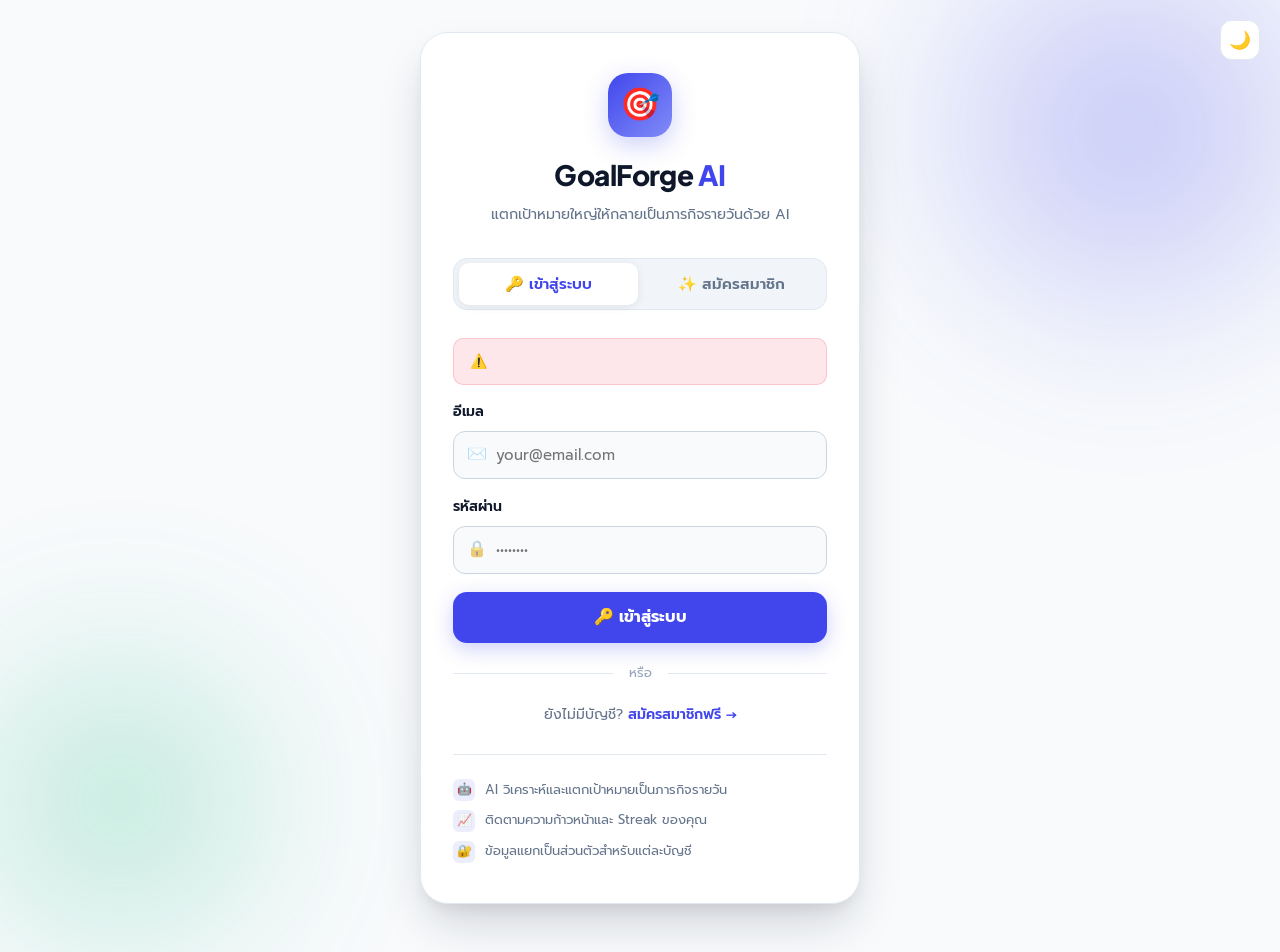
<file: เว็บจัดการกับเป้าหมาย/เว็บจัดการกับเป้าหมาย/index.html>
<!DOCTYPE html>
<html lang="th" data-theme="light">

<head>
  <meta charset="UTF-8">
  <meta name="viewport" content="width=device-width, initial-scale=1.0">
  <title>GoalForge - แพลตฟอร์มตั้งเป้าหมายและย่อยภารกิจรายวันด้วย AI</title>
  <meta name="description"
    content="เปลี่ยนเป้าหมายใหญ่ให้กลายเป็นภารกิจย่อยในแต่ละวันด้วยพลังของ AI ติดตามความก้าวหน้าอย่างต่อเนื่องและบรรลุทุกความสำเร็จ">

  <!-- CSS Stylesheets -->
  <link rel="stylesheet" href="css/main.css">
  <link rel="stylesheet" href="css/components.css">
  <link rel="stylesheet" href="css/roadmap.css">

  <!-- Auth Guard: redirect to login if not logged in -->
  <script src="js/auth.js"></script>
  <script>
    if (!AuthService.isLoggedIn()) {
      window.location.href = 'login.html';
    }
  </script>
</head>

<body>

  <!-- App Header / Navbar -->
  <header class="app-header">
    <div class="container navbar">
      <div class="brand-logo" onclick="location.reload()">
        <div class="logo-icon">🎯</div>
        <span>GoalForge</span>
      </div>

      <div class="nav-actions">
        <!-- Goal Selector Dropdown -->
        <div class="goal-selector-wrapper">
          <select id="goal-selector" class="goal-select" title="เลือกเป้าหมาย"></select>
        </div>

        <!-- Streak Badge -->
        <div class="streak-badge" title="จำนวนวันที่ทำภารกิจติดต่อกัน">
          <span class="flame-icon">🔥</span>
          <span id="nav-streak-count">0</span> วัน
        </div>

        <!-- XP Badge -->
        <div class="xp-badge" title="คะแนนประสบการณ์ที่สะสมได้">
          <span>⚡</span>
          <span id="nav-xp-count">0 XP</span>
        </div>

        <!-- Create New Goal Button -->
        <button class="btn btn-primary btn-sm" data-open-modal="new-goal-modal">
          <span>+</span> ตั้งเป้าหมายใหม่
        </button>

        <!-- Theme Toggle -->
        <button id="btn-toggle-theme" class="btn-icon" title="สลับโหมดมืด/สว่าง">🌙</button>

        <!-- Settings Button -->
        <button class="btn-icon" data-open-modal="settings-modal" title="ตั้งค่าระบบ & API Key">⚙️</button>

        <!-- User Avatar + Logout -->
        <div class="user-avatar-wrap" id="user-avatar-wrap" style="display:flex;align-items:center;gap:0.5rem;">
          <div class="user-avatar" id="nav-user-avatar" title="">?</div>
          <button id="btn-logout" class="btn-icon" title="ออกจากระบบ" style="font-size:1rem;">🚪</button>
        </div>
      </div>
    </div>
  </header>

  <!-- Main Content Area -->
  <main class="main-content">
    <div class="container">

      <!-- Empty State (When no goals exist) -->
      <div id="app-empty-state" class="empty-state hidden">
        <div class="empty-icon">🎯</div>
        <h2 style="margin-bottom: 0.5rem;">ยังไม่มีเป้าหมายที่กำลังดำเนินการ</h2>
        <p style="margin-bottom: 1.5rem; max-width: 480px; margin-left: auto; margin-right: auto;">
          เริ่มต้นตั้งเป้าหมายที่คุณอยากทำ แล้วให้ AI ช่วยวิเคราะห์แตกออกเป็นภารกิจย่อยในแต่ละวันให้คุณทำตามได้ทันที
        </p>
        <button class="btn btn-primary btn-lg" data-open-modal="new-goal-modal">
          ✨ สร้างเป้าหมายแรกของคุณด้วย AI
        </button>
      </div>

      <!-- Main Goal Dashboard Content -->
      <div id="app-goal-content">

        <!-- Active Goal Hero Card -->
        <section class="goal-hero-card">
          <div class="flex justify-between items-center" style="flex-wrap: wrap; gap: 1rem; margin-bottom: 0.75rem;">
            <div>
              <span class="task-tag"
                style="background: var(--primary-light); color: var(--primary); font-weight: 700; margin-bottom: 0.5rem; display: inline-block;">
                🎯 เป้าหมายปัจจุบัน
              </span>
              <h1 id="hero-goal-title" style="font-size: 1.75rem; margin-bottom: 0.35rem;">กำลังโหลด...</h1>
              <p id="hero-goal-summary" style="font-size: 0.9375rem; color: var(--text-muted); max-width: 750px;"></p>
            </div>
            <div class="flex items-center gap-2" style="flex-wrap: wrap;">
              <button id="btn-edit-goal" class="btn btn-secondary btn-sm" title="แก้ไขจำนวนวัน/เวลา/รายละเอียดเป้าหมาย">
                ✏️ แก้ไขเป้าหมาย & เวลา
              </button>
              <button id="btn-delete-goal" class="btn btn-ghost btn-sm" style="color: var(--danger);"
                title="ลบเป้าหมายนี้">
                🗑️ ลบ
              </button>
            </div>
          </div>

          <!-- Progress Bar -->
          <div style="margin: 1.25rem 0 0.5rem;">
            <div class="flex justify-between items-center"
              style="margin-bottom: 0.4rem; font-size: 0.875rem; font-weight: 600;">
              <span>ความคืบหน้ารวม</span>
              <span id="hero-progress-percent"
                style="color: var(--primary); font-size: 1.1rem; font-weight: 800;">0%</span>
            </div>
            <div class="progress-container">
              <div id="hero-progress-fill" class="progress-bar-fill" style="width: 0%;"></div>
            </div>
          </div>

          <!-- Meta Grid -->
          <div class="hero-meta-grid">
            <div class="hero-meta-item">
              <div class="label">ภารกิจที่สำเร็จ</div>
              <div id="hero-tasks-count" class="value">0/0</div>
            </div>
            <div class="hero-meta-item">
              <div class="label">วันที่สำเร็จครบ</div>
              <div id="hero-days-count" class="value">0/0 วัน</div>
            </div>
            <div class="hero-meta-item">
              <div class="label">เวลาต่อวัน</div>
              <div id="hero-daily-time" class="value">30 นาที/วัน</div>
            </div>
          </div>
        </section>

        <!-- AI Coach Advice Banner -->
        <div class="ai-coach-banner">
          <div class="ai-coach-avatar">🤖</div>
          <div class="ai-coach-text">
            <strong style="color: var(--primary);">คำแนะนำจาก AI Coach:</strong>
            <span id="hero-coach-advice">กำลังวิเคราะห์แนวทาง...</span>
          </div>
        </div>

        <!-- Navigation Tabs -->
        <div class="view-tabs-container">
          <div class="view-tabs">
            <button class="tab-btn active" data-tab="today">
              <span>⚡</span> ภารกิจวันนี้
            </button>
            <button class="tab-btn" data-tab="roadmap">
              <span>🗺️</span> แผนที่ Roadmap
            </button>
            <button class="tab-btn" data-tab="stats">
              <span>📊</span> สถิติ & ความสำเร็จ
            </button>
          </div>
        </div>

        <!-- TAB 1: TODAY'S MISSION VIEW -->
        <div id="view-today">
          <!-- Day Switcher Bar -->
          <div id="day-switcher-list" class="day-switcher-bar"></div>

          <div class="today-view-grid">
            <!-- Left: Today's Tasks Checklist -->
            <div>
              <div class="card" style="margin-bottom: 1.5rem;">
                <div class="section-header">
                  <div class="section-title-wrap">
                    <div class="section-icon">📋</div>
                    <div>
                      <h2 id="today-focus-title" style="font-size: 1.25rem;">ภารกิจของวันนี้</h2>
                      <span id="today-day-badge" style="font-size: 0.8125rem; color: var(--text-muted);">วันที่ 1</span>
                    </div>
                  </div>
                  <button id="btn-add-task" class="btn btn-secondary btn-sm" title="เพิ่มภารกิจใหม่ในวันนี้">
                    ➕ เพิ่มภารกิจ
                  </button>
                </div>

                <!-- Task List -->
                <div id="today-tasks-list" class="task-list"></div>
              </div>

              <!-- Daily Reflection / Notes -->
              <div class="reflection-box">
                <div class="flex items-center gap-2" style="margin-bottom: 0.75rem;">
                  <span style="font-size: 1.2rem;">📝</span>
                  <h3 style="font-size: 1.05rem;">บันทึก & สิ่งที่ได้เรียนรู้ของวันนี้ (Daily Reflection)</h3>
                </div>
                <textarea id="daily-note-input" class="form-textarea" rows="3"
                  placeholder="จดบันทึกความรู้สึก อุปสรรค หรือข้อคิดดีๆ ที่ได้ลงมือทำในวันนี้... (บันทึกอัตโนมัติ)"></textarea>
              </div>
            </div>

            <!-- Right: Focus Timer (Pomodoro) -->
            <div>
              <div class="timer-widget">
                <div class="flex justify-between items-center" style="margin-bottom: 0.5rem;">
                  <h3 style="font-size: 1.1rem; font-weight: 700;">⏱️ Focus Timer</h3>
                  <span class="task-tag"
                    style="background: var(--primary-light); color: var(--primary);">Pomodoro</span>
                </div>
                <p style="font-size: 0.8125rem; color: var(--text-muted); margin-bottom: 1rem;">
                  จับเวลาจดจ่อในการทำภารกิจ ไม่วอกแวก แล้วพักตามจังหวะ
                </p>

                <!-- Timer Ring -->
                <div class="timer-circle-wrap">
                  <svg class="timer-svg" viewBox="0 0 180 180">
                    <circle class="timer-bg-circle" cx="90" cy="90" r="76"></circle>
                    <circle id="timer-bar-circle" class="timer-bar-circle" cx="90" cy="90" r="76"></circle>
                  </svg>
                  <div class="timer-display">
                    <span id="timer-digits" class="timer-digits">25:00</span>
                    <span class="timer-mode-label">FOCUS TIME</span>
                  </div>
                </div>

                <!-- Timer Mode Switcher -->
                <div class="flex justify-center gap-2" style="margin-top: 1rem;">
                  <button class="btn btn-sm btn-primary timer-mode-btn" data-mode="focus">โฟกัส 25 น.</button>
                  <button class="btn btn-sm btn-secondary timer-mode-btn" data-mode="short_break">พักสั้น 5 น.</button>
                  <button class="btn btn-sm btn-secondary timer-mode-btn" data-mode="long_break">พักยาว 15 น.</button>
                </div>

                <!-- Timer Controls -->
                <div class="timer-controls">
                  <button id="btn-timer-toggle" class="btn btn-primary" style="flex: 1;">▶️ เริ่มโฟกัส</button>
                  <button id="btn-timer-reset" class="btn btn-secondary btn-icon" title="รีเซ็ตเวลา">🔄</button>
                </div>
              </div>
            </div>
          </div>
        </div>

        <!-- TAB 2: FULL ROADMAP TIMELINE VIEW -->
        <div id="view-roadmap" class="hidden">
          <div class="section-header">
            <div class="section-title-wrap">
              <div class="section-icon">🗺️</div>
              <div>
                <h2 style="font-size: 1.35rem;">แผนที่การเดินทางสู่เป้าหมาย (Full Roadmap)</h2>
                <p style="font-size: 0.875rem; color: var(--text-muted);">
                  ภาพรวมภารกิจในแต่ละระยะ คลิกที่แต่ละวันเพื่อเข้าสู่หน้าภารกิจ
                </p>
              </div>
            </div>
          </div>

          <div id="roadmap-phases-list" class="roadmap-phases-container"></div>
        </div>

        <!-- TAB 3: STATS & ACHIEVEMENTS VIEW -->
        <div id="view-stats" class="hidden">
          <div class="section-header">
            <div class="section-title-wrap">
              <div class="section-icon">📊</div>
              <div>
                <h2 style="font-size: 1.35rem;">สถิติและความสำเร็จของคุณ</h2>
                <p style="font-size: 0.875rem; color: var(--text-muted);">
                  ติดตามความมีวินัยและการเติบโตในทุกๆ วัน
                </p>
              </div>
            </div>
          </div>

          <!-- Stats Grid -->
          <div class="stats-grid">
            <div class="stat-card-widget">
              <div class="stat-icon-wrap streak">🔥</div>
              <div class="stat-content">
                <div id="stat-streak-val" class="stat-val">0 วัน</div>
                <div class="stat-lbl">Streak ทำต่อเนื่อง</div>
              </div>
            </div>

            <div class="stat-card-widget">
              <div class="stat-icon-wrap xp">⚡</div>
              <div class="stat-content">
                <div id="stat-xp-val" class="stat-val">0 XP</div>
                <div class="stat-lbl">คะแนนประสบการณ์</div>
              </div>
            </div>

            <div class="stat-card-widget">
              <div class="stat-icon-wrap tasks">✅</div>
              <div class="stat-content">
                <div id="stat-tasks-val" class="stat-val">0 งาน</div>
                <div class="stat-lbl">ภารกิจที่ทำสำเร็จ</div>
              </div>
            </div>

            <div class="stat-card-widget">
              <div class="stat-icon-wrap rate">📈</div>
              <div class="stat-content">
                <div id="stat-rate-val" class="stat-val">0%</div>
                <div class="stat-lbl">ความคืบหน้ารวม</div>
              </div>
            </div>
          </div>

          <!-- Achievements Section -->
          <div class="card">
            <h3 style="font-size: 1.15rem; margin-bottom: 1.25rem;">🏆 เหรียญรางวัลความสำเร็จ (Achievements)</h3>
            <div id="achievements-list" class="achievements-grid"></div>
          </div>
        </div>

      </div>
    </div>
  </main>

  <!-- MODAL 1: NEW GOAL CREATION WIZARD -->
  <div id="new-goal-modal" class="modal-overlay">
    <div class="modal-content">
      <div class="modal-header">
        <div class="flex items-center gap-2">
          <span style="font-size: 1.5rem;">✨</span>
          <h2 class="modal-title">ตั้งเป้าหมายใหม่ให้ AI วิเคราะห์</h2>
        </div>
        <button class="btn-icon btn-close-modal" title="ปิด">✕</button>
      </div>

      <form id="new-goal-form">
        <!-- Goal Title -->
        <div class="form-group">
          <label class="form-label" for="goal-title">เป้าหมายที่คุณอยากทำให้สำเร็จ *</label>
          <input type="text" id="goal-title" class="form-input"
            placeholder="เช่น ฝึกพูดภาษาอังกฤษเพื่อทำงาน, ลดน้ำหนัก 4 กก., เขียนเว็บแรก..." required>

          <!-- Preset Chips for quick inspiration -->
          <div style="margin-top: 0.65rem;">
            <span
              style="font-size: 0.75rem; color: var(--text-muted); font-weight: 600; display: block; margin-bottom: 0.35rem;">ตัวอย่างยอดนิยม:</span>
            <div class="flex gap-2" style="flex-wrap: wrap;">
              <button type="button" class="btn btn-secondary btn-sm"
                onclick="document.getElementById('goal-title').value='ฝึกพูดภาษาอังกฤษคล่องเพื่อสื่อสารในที่ทำงาน'; document.getElementById('goal-category').value='language';">🗣️
                พูดภาษาอังกฤษ</button>
              <button type="button" class="btn btn-secondary btn-sm"
                onclick="document.getElementById('goal-title').value='ออกกำลังกายลดพุงและเพิ่มความฟิตใน 30 วัน'; document.getElementById('goal-category').value='health';">🏃
                ออกกำลังกายลดพุง</button>
              <button type="button" class="btn btn-secondary btn-sm"
                onclick="document.getElementById('goal-title').value='เรียนรู้การสร้างเว็บด้วย HTML CSS และ JavaScript'; document.getElementById('goal-category').value='coding';">💻
                เรียนเขียนเว็บ</button>
              <button type="button" class="btn btn-secondary btn-sm"
                onclick="document.getElementById('goal-title').value='อ่านหนังสือพัฒนาตนเองให้จบ 1 เล่มพร้อมสรุป'; document.getElementById('goal-category').value='reading';">📚
                อ่านหนังสือจบเล่ม</button>
            </div>
          </div>
        </div>

        <!-- Category & Duration Grid -->
        <div style="display: grid; grid-template-columns: 1fr 1fr; gap: 1rem;">
          <div class="form-group">
            <label class="form-label" for="goal-category">หมวดหมู่</label>
            <select id="goal-category" class="form-select">
              <option value="language">🗣️ ภาษาและการสื่อสาร</option>
              <option value="health">🏃 สุขภาพและการออกกำลังกาย</option>
              <option value="coding">💻 โปรแกรมมิ่ง & เทคโนโลยี</option>
              <option value="reading">📚 การเรียน & การอ่านหนังสือ</option>
              <option value="career">💼 การงาน & ธุรกิจ</option>
              <option value="habit">🌱 การพัฒนาตนเอง & นิสัย</option>
              <option value="other">🎯 อื่นๆ</option>
            </select>
          </div>

          <div class="form-group">
            <label class="form-label" for="goal-duration">ระยะเวลาเป้าหมาย</label>
            <select id="goal-duration" class="form-select">
              <option value="7">⚡ 7 วัน (Sprint เร่งด่วน)</option>
              <option value="14" selected>🚀 14 วัน (2 สัปดาห์ - แนะนำ)</option>
              <option value="30">📅 30 วัน (1 เดือน สร้างนิสัย)</option>
              <option value="60">🏆 60 วัน (2 เดือน เปลี่ยนแปลงจริง)</option>
            </select>
          </div>
        </div>

        <!-- Daily Time & Skill Level Grid -->
        <div style="display: grid; grid-template-columns: 1fr 1fr; gap: 1rem;">
          <div class="form-group">
            <label class="form-label" for="goal-minutes">เวลาที่สะดวกต่อวัน</label>
            <select id="goal-minutes" class="form-select">
              <option value="15">⏱️ 15 นาที (เบาๆ ต่อเนื่อง)</option>
              <option value="25" selected>⏱️ 25 นาที (1 Pomodoro)</option>
              <option value="45">⏱️ 45 นาที (ปานกลาง)</option>
              <option value="60">⏱️ 60 นาที (1 ชั่วโมงเต็มที่)</option>
            </select>
          </div>

          <div class="form-group">
            <label class="form-label">ระดับพื้นฐานปัจจุบัน</label>
            <div class="option-chips" style="margin-top: 0.25rem;">
              <label>
                <input type="radio" name="goal-level" value="เริ่มต้น" class="chip-radio" checked>
                <span class="chip-label">มือใหม่</span>
              </label>
              <label>
                <input type="radio" name="goal-level" value="ปานกลาง" class="chip-radio">
                <span class="chip-label">ปานกลาง</span>
              </label>
              <label>
                <input type="radio" name="goal-level" value="มีทักษะแล้ว" class="chip-radio">
                <span class="chip-label">มีทักษะ</span>
              </label>
            </div>
          </div>
        </div>

        <!-- Extra Notes / Constraints -->
        <div class="form-group">
          <label class="form-label" for="goal-notes">รายละเอียดเพิ่มเติม หรือข้อจำกัด (ไม่บังคับ)</label>
          <textarea id="goal-notes" class="form-textarea" rows="2"
            placeholder="เช่น ไม่มีอุปกรณ์ยิม, เน้นฝึกฟังและพูด, ทำงานประจำมีเวลาเฉพาะช่วงค่ำ..."></textarea>
        </div>

        <!-- Submit Button -->
        <div style="margin-top: 1.5rem;">
          <button type="submit" id="btn-submit-goal" class="btn btn-primary btn-lg w-full">
            ✨ ให้ AI วิเคราะห์และสร้างแผนภารกิจรายวัน
          </button>
          <p class="form-help" style="text-align: center; margin-top: 0.5rem;">
            * ทำงานได้ทันทีทั้งแบบใช้ Gemini API หรือระบบ Smart AI ในตัว
          </p>
        </div>
      </form>
    </div>
  </div>

  <!-- MODAL 2: SETTINGS & GEMINI API KEY MODAL -->
  <div id="settings-modal" class="modal-overlay">
    <div class="modal-content">
      <div class="modal-header">
        <div class="flex items-center gap-2">
          <span style="font-size: 1.5rem;">⚙️</span>
          <h2 class="modal-title">ตั้งค่าระบบ & Gemini AI</h2>
        </div>
        <button class="btn-icon btn-close-modal" title="ปิด">✕</button>
      </div>

      <form id="settings-form">
        <!-- Gemini is configured securely on the server -->
        <div class="form-group">
          <label class="form-label">การเชื่อมต่อ Gemini AI</label>
          <p class="form-help">
            ✅ ระบบเชื่อมต่อผ่าน URL กลางของเว็บไซต์โดยอัตโนมัติ ไม่ต้องวาง API Key หรือ URL ในหน้านี้<br>
            * หากบริการ AI ใช้งานไม่ได้ ระบบจะใช้ Smart Offline Generator ในตัวโดยอัตโนมัติ
          </p>
        </div>

        <!-- Gemini Model Selection -->
        <div class="form-group">
          <label class="form-label" for="setting-model">โมเดล AI (Model)</label>
          <select id="setting-model" class="form-select">
            <option value="gemini-1.5-flash">Gemini 1.5 Flash (เร็ว & เสถียร)</option>
            <option value="gemini-2.5-flash">Gemini 2.5 Flash (ความฉลาดสูง)</option>
            <option value="gemini-1.5-pro">Gemini 1.5 Pro (วิเคราะห์ลึกซึ้ง)</option>
          </select>
        </div>

        <button type="submit" class="btn btn-primary w-full" style="margin-bottom: 1.5rem;">
          💾 บันทึกการตั้งค่า
        </button>

        <hr style="border: 0; border-top: 1px solid var(--border-subtle); margin-bottom: 1.5rem;">

        <!-- Backup & Restore -->
        <h3 style="font-size: 1rem; margin-bottom: 0.75rem;">📦 สำรองและกู้คืนข้อมูล (Backup / Restore)</h3>
        <div class="flex gap-2">
          <button type="button" id="btn-export-data" class="btn btn-secondary" style="flex: 1;">
            📥 ส่งออกไฟล์ JSON
          </button>
          <label class="btn btn-secondary" style="flex: 1; cursor: pointer;">
            📤 นำเข้าข้อมูล JSON
            <input type="file" id="import-file-input" accept=".json" style="display: none;">
          </label>
        </div>
      </form>
    </div>
  </div>

  <!-- MODAL 3: EDIT GOAL & DURATION MODAL -->
  <div id="edit-goal-modal" class="modal-overlay">
    <div class="modal-content">
      <div class="modal-header">
        <div class="flex items-center gap-2">
          <span style="font-size: 1.5rem;">✏️</span>
          <h2 class="modal-title">แก้ไขเป้าหมาย, จำนวนวัน & เวลา</h2>
        </div>
        <button class="btn-icon btn-close-modal" title="ปิด">✕</button>
      </div>

      <form id="edit-goal-form">
        <!-- Goal Title -->
        <div class="form-group">
          <label class="form-label" for="edit-goal-title">ชื่อเป้าหมาย <span
              style="color: var(--danger);">*</span></label>
          <input type="text" id="edit-goal-title" class="form-input" required>
        </div>

        <!-- Category -->
        <div class="form-group">
          <label class="form-label" for="edit-goal-category">หมวดหมู่</label>
          <select id="edit-goal-category" class="form-select">
            <option value="language">🗣️ ภาษาและการสื่อสาร (Language)</option>
            <option value="health">🏋️‍♂️ สุขภาพ / ออกกำลังกาย / ลดน้ำหนัก (Health & Fitness)</option>
            <option value="coding">💻 เขียนโปรแกรม / เว็บไซต์ (Programming)</option>
            <option value="reading">📚 อ่านหนังสือ / การเรียนรู้ (Reading & Study)</option>
            <option value="career">💼 การงาน / ธุรกิจ (Career & Business)</option>
            <option value="other">🎯 เป้าหมายอื่นๆ ทั่วไป (General)</option>
          </select>
        </div>

        <div class="form-row">
          <!-- Duration in Days -->
          <div class="form-group">
            <label class="form-label" for="edit-goal-duration">จำนวนวันทั้งหมด (วัน)</label>
            <input type="number" id="edit-goal-duration" class="form-input" min="1" max="365" required>
          </div>

          <!-- Daily Target Time -->
          <div class="form-group">
            <label class="form-label">เวลาเป้าหมายต่อวัน</label>
            <div class="flex items-center gap-2">
              <div style="flex: 1; display: flex; align-items: center; gap: 0.35rem;">
                <input type="number" id="edit-goal-hours" class="form-input" min="0" max="23" placeholder="0"
                  style="text-align: center;">
                <span style="font-size: 0.875rem; color: var(--text-muted);">ชม.</span>
              </div>
              <div style="flex: 1; display: flex; align-items: center; gap: 0.35rem;">
                <input type="number" id="edit-goal-minutes" class="form-input" min="0" max="59" step="5"
                  placeholder="30" style="text-align: center;">
                <span style="font-size: 0.875rem; color: var(--text-muted);">นาที</span>
              </div>
            </div>
          </div>
        </div>

        <!-- Notes -->
        <div class="form-group">
          <label class="form-label" for="edit-goal-notes">คำอธิบายเพิ่มเติม</label>
          <textarea id="edit-goal-notes" class="form-textarea" rows="2"></textarea>
        </div>

        <!-- Action Buttons -->
        <div style="display: flex; flex-direction: column; gap: 0.65rem; margin-top: 1.25rem;">
          <button type="submit" id="btn-save-goal-info" class="btn btn-primary w-full">
            💾 บันทึกการแก้ไขข้อมูล
          </button>
          <button type="button" id="btn-replan-goal-ai" class="btn btn-secondary w-full"
            style="border-color: var(--primary); color: var(--primary);">
            ✨ ให้ AI วางแผนตารางใหม่ตามจำนวนวันและเวลาที่ตั้งไว้
          </button>
        </div>
      </form>
    </div>
  </div>

  <!-- MODAL 4: EDIT INDIVIDUAL TASK MODAL -->
  <div id="edit-task-modal" class="modal-overlay">
    <div class="modal-content">
      <div class="modal-header">
        <div class="flex items-center gap-2">
          <span style="font-size: 1.5rem;">✏️</span>
          <h2 class="modal-title">แก้ไขภารกิจ & กำหนดเวลา</h2>
        </div>
        <button class="btn-icon btn-close-modal" title="ปิด">✕</button>
      </div>

      <form id="edit-task-form">
        <input type="hidden" id="edit-task-id">
        <input type="hidden" id="edit-task-day-num">

        <!-- Task Title -->
        <div class="form-group">
          <label class="form-label" for="edit-task-title">ชื่อภารกิจ <span
              style="color: var(--danger);">*</span></label>
          <input type="text" id="edit-task-title" class="form-input" required>
        </div>

        <!-- Task Description -->
        <div class="form-group">
          <label class="form-label" for="edit-task-desc">คำอธิบาย / วิธีปฏิบัติ</label>
          <textarea id="edit-task-desc" class="form-textarea" rows="3"></textarea>
        </div>

        <div class="form-row">
          <!-- Time Duration: Hours and Minutes -->
          <div class="form-group">
            <label class="form-label">ระยะเวลาที่ใช้ทำภารกิจนี้</label>
            <div class="flex items-center gap-2">
              <div style="flex: 1; display: flex; align-items: center; gap: 0.35rem;">
                <input type="number" id="edit-task-hours" class="form-input" min="0" max="23" placeholder="0"
                  style="text-align: center;">
                <span style="font-size: 0.875rem; color: var(--text-muted);">ชม.</span>
              </div>
              <div style="flex: 1; display: flex; align-items: center; gap: 0.35rem;">
                <input type="number" id="edit-task-minutes" class="form-input" min="1" max="59" step="5"
                  placeholder="15" style="text-align: center;" required>
                <span style="font-size: 0.875rem; color: var(--text-muted);">นาที</span>
              </div>
            </div>
          </div>

          <!-- Difficulty -->
          <div class="form-group">
            <label class="form-label" for="edit-task-difficulty">ระดับความยาก</label>
            <select id="edit-task-difficulty" class="form-select">
              <option value="easy">ง่าย (Level 1: Easy)</option>
              <option value="medium">ปานกลาง (Level 2-3: Medium)</option>
              <option value="hard">ท้าทาย (Level 4-6: Hard)</option>
            </select>
          </div>
        </div>

        <!-- Pro Tip -->
        <div class="form-group">
          <label class="form-label" for="edit-task-tip">เคล็ดลับ / เทคนิค (Tip)</label>
          <input type="text" id="edit-task-tip" class="form-input"
            placeholder="เช่น หายใจให้เป็นจังหวะ หรือจำจุดสำคัญ...">
        </div>

        <!-- Buttons -->
        <div class="flex gap-2" style="margin-top: 1.25rem;">
          <button type="submit" class="btn btn-primary" style="flex: 2;">
            💾 บันทึกการแก้ไข
          </button>
          <button type="button" id="btn-delete-current-task" class="btn btn-ghost"
            style="flex: 1; color: var(--danger);">
            🗑️ ลบภารกิจนี้
          </button>
        </div>
      </form>
    </div>
  </div>

  <!-- MODAL 5: ADD NEW TASK MODAL -->
  <div id="add-task-modal" class="modal-overlay">
    <div class="modal-content">
      <div class="modal-header">
        <div class="flex items-center gap-2">
          <span style="font-size: 1.5rem;">➕</span>
          <h2 class="modal-title">เพิ่มภารกิจใหม่ในวันนี้</h2>
        </div>
        <button class="btn-icon btn-close-modal" title="ปิด">✕</button>
      </div>

      <form id="add-task-form">
        <!-- Task Title -->
        <div class="form-group">
          <label class="form-label" for="add-task-title">ชื่อภารกิจ <span style="color: var(--danger);">*</span></label>
          <input type="text" id="add-task-title" class="form-input"
            placeholder="เช่น ฝึกท่องศัพท์ 10 คำ หรือ วิดพื้น 3 เซ็ต" required>
        </div>

        <!-- Task Description -->
        <div class="form-group">
          <label class="form-label" for="add-task-desc">คำอธิบาย / วิธีปฏิบัติ</label>
          <textarea id="add-task-desc" class="form-textarea" rows="2"
            placeholder="อธิบายขั้นตอนที่ต้องทำอย่างชัดเจน..."></textarea>
        </div>

        <div class="form-row">
          <!-- Time Duration -->
          <div class="form-group">
            <label class="form-label">ระยะเวลาที่ใช้</label>
            <div class="flex items-center gap-2">
              <div style="flex: 1; display: flex; align-items: center; gap: 0.35rem;">
                <input type="number" id="add-task-hours" class="form-input" min="0" max="23" placeholder="0"
                  style="text-align: center;">
                <span style="font-size: 0.875rem; color: var(--text-muted);">ชม.</span>
              </div>
              <div style="flex: 1; display: flex; align-items: center; gap: 0.35rem;">
                <input type="number" id="add-task-minutes" class="form-input" min="1" max="59" step="5" value="15"
                  style="text-align: center;" required>
                <span style="font-size: 0.875rem; color: var(--text-muted);">นาที</span>
              </div>
            </div>
          </div>

          <!-- Difficulty -->
          <div class="form-group">
            <label class="form-label" for="add-task-difficulty">ระดับความยาก</label>
            <select id="add-task-difficulty" class="form-select">
              <option value="easy">ง่าย (Level 1: Easy)</option>
              <option value="medium">ปานกลาง (Level 2-3: Medium)</option>
              <option value="hard">ท้าทาย (Level 4-6: Hard)</option>
            </select>
          </div>
        </div>

        <!-- Pro Tip -->
        <div class="form-group">
          <label class="form-label" for="add-task-tip">เคล็ดลับ (ไม่บังคับ)</label>
          <input type="text" id="add-task-tip" class="form-input" placeholder="คำแนะนำที่เป็นประโยชน์...">
        </div>

        <button type="submit" class="btn btn-primary w-full" style="margin-top: 1.25rem;">
          ➕ เพิ่มภารกิจทันที
        </button>
      </form>
    </div>
  </div>

  <!-- JavaScript Entry -->
  <script src="js/app.js"></script>
  <script>
    // Show user info in navbar
    (function () {
      const user = AuthService.getCurrentUser();
      if (user) {
        const avatar = document.getElementById('nav-user-avatar');
        if (avatar) {
          avatar.textContent = user.avatar || user.name.charAt(0).toUpperCase();
          avatar.title = user.name + ' (' + user.email + ')';
        }
      }
      const logoutBtn = document.getElementById('btn-logout');
      if (logoutBtn) {
        logoutBtn.addEventListener('click', () => {
          if (confirm('คุณต้องการออกจากระบบใช่หรือไม่?')) {
            AuthService.logout();
            window.location.href = 'login.html';
          }
        });
      }
    })();
  </script>
</body>

</html>
</file>
<file: เว็บจัดการกับเป้าหมาย/เว็บจัดการกับเป้าหมาย/css/main.css>
/* ==========================================================================
   GoalForge AI - Design System & Base CSS
   ========================================================================== */

@import url('https://fonts.googleapis.com/css2?family=Plus+Jakarta+Sans:wght@400;500;600;700;800&family=Prompt:wght@300;400;500;600;700&display=swap');

:root {
  /* Color Palette - Modern Indigo & Emerald Theme */
  --primary-h: 238;
  --primary-s: 82%;
  --primary-l: 59%;
  --primary: hsl(var(--primary-h), var(--primary-s), var(--primary-l));
  --primary-hover: hsl(var(--primary-h), var(--primary-s), 52%);
  --primary-light: hsl(var(--primary-h), var(--primary-s), 96%);
  --primary-glow: hsla(var(--primary-h), var(--primary-s), var(--primary-l), 0.25);

  --accent-h: 158;
  --accent-s: 75%;
  --accent-l: 42%;
  --accent: hsl(var(--accent-h), var(--accent-s), var(--accent-l));
  --accent-hover: hsl(var(--accent-h), var(--accent-s), 36%);
  --accent-light: hsl(var(--accent-h), var(--accent-s), 95%);
  --accent-glow: hsla(var(--accent-h), var(--accent-s), var(--accent-l), 0.25);

  --warning-h: 38;
  --warning: hsl(var(--warning-h), 92%, 50%);
  --warning-light: hsl(var(--warning-h), 92%, 94%);

  --danger-h: 350;
  --danger: hsl(var(--danger-h), 85%, 58%);
  --danger-light: hsl(var(--danger-h), 85%, 95%);

  /* Neutral Shades (Light Mode Default) */
  --bg-body: #f8fafc;
  --bg-surface: #ffffff;
  --bg-surface-elevated: #ffffff;
  --bg-subtle: #f1f5f9;
  --bg-input: #f8fafc;

  --text-main: #0f172a;
  --text-muted: #64748b;
  --text-subtle: #94a3b8;
  --text-inverse: #ffffff;

  --border-subtle: #e2e8f0;
  --border-medium: #cbd5e1;
  --border-focus: var(--primary);

  /* Shadows */
  --shadow-xs: 0 1px 2px rgba(15, 23, 42, 0.04);
  --shadow-sm: 0 2px 4px rgba(15, 23, 42, 0.06), 0 1px 2px rgba(15, 23, 42, 0.04);
  --shadow-md: 0 6px 12px -2px rgba(15, 23, 42, 0.08), 0 3px 6px -2px rgba(15, 23, 42, 0.04);
  --shadow-lg: 0 12px 24px -4px rgba(15, 23, 42, 0.1), 0 6px 12px -4px rgba(15, 23, 42, 0.05);
  --shadow-xl: 0 20px 32px -8px rgba(15, 23, 42, 0.15), 0 10px 16px -6px rgba(15, 23, 42, 0.08);

  /* Typography */
  --font-body: 'Prompt', 'Plus Jakarta Sans', -apple-system, BlinkMacSystemFont, 'Segoe UI', Roboto, sans-serif;
  --font-heading: 'Plus Jakarta Sans', 'Prompt', -apple-system, BlinkMacSystemFont, sans-serif;

  /* Transitions & Radii */
  --radius-sm: 8px;
  --radius-md: 14px;
  --radius-lg: 20px;
  --radius-xl: 28px;
  --radius-full: 9999px;

  --transition-fast: 0.15s cubic-bezier(0.4, 0, 0.2, 1);
  --transition-normal: 0.25s cubic-bezier(0.4, 0, 0.2, 1);
  --transition-smooth: 0.35s cubic-bezier(0.16, 1, 0.3, 1);

  /* Layout */
  --max-width: 1200px;
  --header-height: 72px;
}

/* Dark Mode Theme */
[data-theme="dark"] {
  --bg-body: #0b0f19;
  --bg-surface: #131b2e;
  --bg-surface-elevated: #1a243d;
  --bg-subtle: #1e2942;
  --bg-input: #101726;

  --text-main: #f8fafc;
  --text-muted: #94a3b8;
  --text-subtle: #64748b;

  --border-subtle: #1e293b;
  --border-medium: #334155;

  --primary-light: rgba(99, 102, 241, 0.15);
  --accent-light: rgba(16, 185, 129, 0.15);
  --warning-light: rgba(245, 158, 11, 0.15);
  --danger-light: rgba(239, 68, 68, 0.15);

  --shadow-xs: 0 1px 2px rgba(0, 0, 0, 0.2);
  --shadow-sm: 0 2px 4px rgba(0, 0, 0, 0.3);
  --shadow-md: 0 6px 14px rgba(0, 0, 0, 0.4);
  --shadow-lg: 0 12px 24px rgba(0, 0, 0, 0.5);
  --shadow-xl: 0 20px 36px rgba(0, 0, 0, 0.6);
}

/* Base Reset */
*, *::before, *::after {
  box-sizing: border-box;
  margin: 0;
  padding: 0;
}

html {
  font-size: 16px;
  scroll-behavior: smooth;
  -webkit-tap-highlight-color: transparent;
}

body {
  font-family: var(--font-body);
  background-color: var(--bg-body);
  color: var(--text-main);
  line-height: 1.6;
  min-height: 100vh;
  display: flex;
  flex-direction: column;
  transition: background-color var(--transition-normal), color var(--transition-normal);
  overflow-x: hidden;
}

/* Typography Defaults */
h1, h2, h3, h4, h5, h6 {
  font-family: var(--font-heading);
  color: var(--text-main);
  line-height: 1.25;
  font-weight: 700;
  letter-spacing: -0.015em;
}

p {
  color: var(--text-muted);
}

a {
  color: var(--primary);
  text-decoration: none;
  transition: color var(--transition-fast);
}

a:hover {
  color: var(--primary-hover);
}

button, input, select, textarea {
  font-family: inherit;
  font-size: inherit;
}

/* Utility Containers */
.container {
  width: 100%;
  max-width: var(--max-width);
  margin: 0 auto;
  padding: 0 1.5rem;
}

.main-content {
  flex: 1;
  padding: 2rem 0 4rem;
}

.flex { display: flex; }
.flex-col { flex-direction: column; }
.items-center { align-items: center; }
.justify-between { justify-content: space-between; }
.justify-center { justify-content: center; }
.gap-1 { gap: 0.25rem; }
.gap-2 { gap: 0.5rem; }
.gap-3 { gap: 0.75rem; }
.gap-4 { gap: 1rem; }
.gap-6 { gap: 1.5rem; }
.w-full { width: 100%; }

.hidden { display: none !important; }

/* Custom Scrollbar */
::-webkit-scrollbar {
  width: 8px;
  height: 8px;
}
::-webkit-scrollbar-track {
  background: var(--bg-body);
}
::-webkit-scrollbar-thumb {
  background: var(--border-medium);
  border-radius: 4px;
}
::-webkit-scrollbar-thumb:hover {
  background: var(--text-subtle);
}
</file>
<file: เว็บจัดการกับเป้าหมาย/เว็บจัดการกับเป้าหมาย/css/components.css>
/* ==========================================================================
   GoalForge AI - Components CSS
   ========================================================================== */

/* Header & Navbar */
.app-header {
  position: sticky;
  top: 0;
  z-index: 100;
  height: var(--header-height);
  background: var(--bg-surface);
  border-bottom: 1px solid var(--border-subtle);
  backdrop-filter: blur(12px);
  -webkit-backdrop-filter: blur(12px);
  transition: all var(--transition-normal);
}

.navbar {
  height: 100%;
  display: flex;
  align-items: center;
  justify-content: space-between;
  gap: 1.5rem;
}

.brand-logo {
  display: flex;
  align-items: center;
  gap: 0.75rem;
  font-family: var(--font-heading);
  font-size: 1.25rem;
  font-weight: 800;
  color: var(--text-main);
  text-decoration: none;
  cursor: pointer;
}

.logo-icon {
  width: 40px;
  height: 40px;
  border-radius: var(--radius-md);
  background: linear-gradient(135deg, var(--primary), #818cf8);
  display: flex;
  align-items: center;
  justify-content: center;
  color: white;
  font-size: 1.25rem;
  box-shadow: 0 4px 12px var(--primary-glow);
}

.nav-actions {
  display: flex;
  align-items: center;
  gap: 0.75rem;
}

/* Streak & XP Badges */
.streak-badge, .xp-badge {
  display: inline-flex;
  align-items: center;
  gap: 0.4rem;
  padding: 0.4rem 0.85rem;
  border-radius: var(--radius-full);
  font-size: 0.875rem;
  font-weight: 600;
  transition: transform var(--transition-fast);
}

.streak-badge {
  background: var(--warning-light);
  color: #b45309;
  border: 1px solid rgba(245, 158, 11, 0.25);
}

.streak-badge .flame-icon {
  font-size: 1.1rem;
  animation: pulse-flame 2s infinite ease-in-out;
}

@keyframes pulse-flame {
  0%, 100% { transform: scale(1); }
  50% { transform: scale(1.18); }
}

.xp-badge {
  background: var(--primary-light);
  color: var(--primary);
  border: 1px solid rgba(99, 102, 241, 0.25);
}

/* Buttons */
.btn {
  display: inline-flex;
  align-items: center;
  justify-content: center;
  gap: 0.5rem;
  padding: 0.65rem 1.25rem;
  font-size: 0.9375rem;
  font-weight: 600;
  border-radius: var(--radius-md);
  border: 1px solid transparent;
  cursor: pointer;
  transition: all var(--transition-fast);
  white-space: nowrap;
  user-select: none;
}

.btn:active {
  transform: scale(0.97);
}

.btn-primary {
  background: var(--primary);
  color: #ffffff;
  box-shadow: 0 4px 14px var(--primary-glow);
}

.btn-primary:hover {
  background: var(--primary-hover);
  box-shadow: 0 6px 20px var(--primary-glow);
  transform: translateY(-1px);
}

.btn-accent {
  background: var(--accent);
  color: #ffffff;
  box-shadow: 0 4px 14px var(--accent-glow);
}

.btn-accent:hover {
  background: var(--accent-hover);
  transform: translateY(-1px);
}

.btn-secondary {
  background: var(--bg-subtle);
  color: var(--text-main);
  border-color: var(--border-subtle);
}

.btn-secondary:hover {
  background: var(--border-subtle);
  color: var(--text-main);
}

.btn-ghost {
  background: transparent;
  color: var(--text-muted);
}

.btn-ghost:hover {
  background: var(--bg-subtle);
  color: var(--text-main);
}

.btn-icon {
  width: 40px;
  height: 40px;
  padding: 0;
  border-radius: var(--radius-md);
  display: flex;
  align-items: center;
  justify-content: center;
  color: var(--text-muted);
  border: 1px solid var(--border-subtle);
  background: var(--bg-surface);
}

.btn-icon:hover {
  color: var(--text-main);
  border-color: var(--border-medium);
  background: var(--bg-subtle);
}

.btn-sm {
  padding: 0.35rem 0.75rem;
  font-size: 0.8125rem;
  border-radius: var(--radius-sm);
}

.btn-lg {
  padding: 0.85rem 1.75rem;
  font-size: 1.0625rem;
  border-radius: var(--radius-lg);
}

/* Navigation Tabs */
.view-tabs-container {
  display: flex;
  justify-content: space-between;
  align-items: center;
  margin-bottom: 2rem;
  flex-wrap: wrap;
  gap: 1rem;
}

.view-tabs {
  display: inline-flex;
  background: var(--bg-subtle);
  padding: 0.3rem;
  border-radius: var(--radius-lg);
  border: 1px solid var(--border-subtle);
  gap: 0.25rem;
}

.tab-btn {
  padding: 0.55rem 1.25rem;
  font-size: 0.9375rem;
  font-weight: 600;
  border-radius: var(--radius-md);
  border: none;
  background: transparent;
  color: var(--text-muted);
  cursor: pointer;
  transition: all var(--transition-fast);
  display: flex;
  align-items: center;
  gap: 0.5rem;
}

.tab-btn:hover {
  color: var(--text-main);
}

.tab-btn.active {
  background: var(--bg-surface);
  color: var(--primary);
  box-shadow: var(--shadow-sm);
}

/* Goal Selector Dropdown */
.goal-selector-wrapper {
  display: flex;
  align-items: center;
  gap: 0.5rem;
}

.goal-select {
  padding: 0.55rem 1rem;
  font-size: 0.9375rem;
  font-weight: 600;
  border-radius: var(--radius-md);
  border: 1px solid var(--border-subtle);
  background: var(--bg-surface);
  color: var(--text-main);
  outline: none;
  cursor: pointer;
  max-width: 260px;
  text-overflow: ellipsis;
}

.goal-select:focus {
  border-color: var(--primary);
}

/* Cards */
.card {
  background: var(--bg-surface);
  border: 1px solid var(--border-subtle);
  border-radius: var(--radius-xl);
  padding: 1.75rem;
  box-shadow: var(--shadow-sm);
  transition: transform var(--transition-fast), box-shadow var(--transition-fast), border-color var(--transition-fast);
}

.card-hover:hover {
  box-shadow: var(--shadow-md);
  border-color: var(--border-medium);
}

/* Hero / Goal Overview Banner */
.goal-hero-card {
  background: linear-gradient(135deg, var(--bg-surface) 0%, var(--bg-subtle) 100%);
  border: 1px solid var(--border-subtle);
  border-radius: var(--radius-xl);
  padding: 2rem;
  margin-bottom: 2rem;
  position: relative;
  overflow: hidden;
  box-shadow: var(--shadow-sm);
}

.goal-hero-card::after {
  content: '';
  position: absolute;
  top: -50px;
  right: -50px;
  width: 200px;
  height: 200px;
  background: radial-gradient(circle, var(--primary-glow) 0%, transparent 70%);
  border-radius: 50%;
  pointer-events: none;
}

.hero-meta-grid {
  display: grid;
  grid-template-columns: repeat(auto-fit, minmax(130px, 1fr));
  gap: 1rem;
  margin-top: 1.5rem;
}

.hero-meta-item {
  background: var(--bg-surface);
  padding: 0.85rem 1rem;
  border-radius: var(--radius-md);
  border: 1px solid var(--border-subtle);
}

.hero-meta-item .label {
  font-size: 0.75rem;
  text-transform: uppercase;
  letter-spacing: 0.05em;
  color: var(--text-subtle);
  font-weight: 600;
  margin-bottom: 0.25rem;
}

.hero-meta-item .value {
  font-size: 1.125rem;
  font-weight: 700;
  color: var(--text-main);
}

/* Progress Bar & Gauges */
.progress-container {
  width: 100%;
  height: 10px;
  background: var(--bg-subtle);
  border-radius: var(--radius-full);
  overflow: hidden;
  position: relative;
}

.progress-bar-fill {
  height: 100%;
  background: linear-gradient(90deg, var(--primary), var(--accent));
  border-radius: var(--radius-full);
  transition: width 0.6s cubic-bezier(0.16, 1, 0.3, 1);
}

/* Forms & Inputs */
.form-group {
  margin-bottom: 1.25rem;
}

.form-label {
  display: block;
  font-size: 0.875rem;
  font-weight: 600;
  color: var(--text-main);
  margin-bottom: 0.5rem;
}

.form-input, .form-textarea, .form-select {
  width: 100%;
  padding: 0.75rem 1rem;
  border-radius: var(--radius-md);
  border: 1px solid var(--border-medium);
  background: var(--bg-input);
  color: var(--text-main);
  font-size: 0.9375rem;
  outline: none;
  transition: border-color var(--transition-fast), box-shadow var(--transition-fast);
}

.form-input:focus, .form-textarea:focus, .form-select:focus {
  border-color: var(--primary);
  box-shadow: 0 0 0 3px var(--primary-glow);
}

.form-help {
  font-size: 0.8125rem;
  color: var(--text-muted);
  margin-top: 0.35rem;
}

/* Segmented Options & Tags */
.option-chips {
  display: flex;
  flex-wrap: wrap;
  gap: 0.5rem;
}

.chip-radio {
  display: none;
}

.chip-label {
  padding: 0.5rem 1rem;
  background: var(--bg-surface);
  border: 1px solid var(--border-medium);
  border-radius: var(--radius-md);
  font-size: 0.875rem;
  font-weight: 500;
  cursor: pointer;
  transition: all var(--transition-fast);
  display: inline-flex;
  align-items: center;
  gap: 0.35rem;
}

.chip-label:hover {
  border-color: var(--primary);
  background: var(--primary-light);
}

.chip-radio:checked + .chip-label {
  border-color: var(--primary);
  background: var(--primary);
  color: white;
  font-weight: 600;
  box-shadow: 0 2px 8px var(--primary-glow);
}

/* Modals */
.modal-overlay {
  position: fixed;
  inset: 0;
  background: rgba(15, 23, 42, 0.65);
  backdrop-filter: blur(8px);
  -webkit-backdrop-filter: blur(8px);
  display: flex;
  align-items: center;
  justify-content: center;
  padding: 1.5rem;
  z-index: 1000;
  opacity: 0;
  visibility: hidden;
  transition: opacity var(--transition-normal), visibility var(--transition-normal);
}

.modal-overlay.active {
  opacity: 1;
  visibility: visible;
}

.modal-content {
  background: var(--bg-surface);
  border: 1px solid var(--border-subtle);
  border-radius: var(--radius-xl);
  width: 100%;
  max-width: 580px;
  max-height: 90vh;
  overflow-y: auto;
  padding: 2rem;
  box-shadow: var(--shadow-xl);
  transform: scale(0.95) translateY(10px);
  transition: transform var(--transition-smooth);
}

.modal-overlay.active .modal-content {
  transform: scale(1) translateY(0);
}

.modal-header {
  display: flex;
  align-items: center;
  justify-content: space-between;
  margin-bottom: 1.5rem;
}

.modal-title {
  font-size: 1.35rem;
  font-weight: 700;
}

/* Focus Timer Widget */
.timer-widget {
  background: var(--bg-surface);
  border: 1px solid var(--border-subtle);
  border-radius: var(--radius-xl);
  padding: 1.75rem;
  text-align: center;
  box-shadow: var(--shadow-sm);
}

.timer-circle-wrap {
  position: relative;
  width: 180px;
  height: 180px;
  margin: 1rem auto;
}

.timer-svg {
  transform: rotate(-90deg);
  width: 100%;
  height: 100%;
}

.timer-bg-circle {
  fill: none;
  stroke: var(--bg-subtle);
  stroke-width: 8;
}

.timer-bar-circle {
  fill: none;
  stroke: var(--primary);
  stroke-width: 8;
  stroke-linecap: round;
  transition: stroke-dashoffset 0.5s linear;
}

.timer-display {
  position: absolute;
  inset: 0;
  display: flex;
  flex-direction: column;
  align-items: center;
  justify-content: center;
}

.timer-digits {
  font-family: var(--font-heading);
  font-size: 2.25rem;
  font-weight: 800;
  letter-spacing: -0.02em;
  color: var(--text-main);
}

.timer-mode-label {
  font-size: 0.75rem;
  text-transform: uppercase;
  letter-spacing: 0.05em;
  color: var(--text-muted);
  font-weight: 600;
}

.timer-controls {
  display: flex;
  justify-content: center;
  gap: 0.75rem;
  margin-top: 1.25rem;
}

/* Empty State Box */
.empty-state {
  text-align: center;
  padding: 3.5rem 2rem;
  background: var(--bg-surface);
  border: 2px dashed var(--border-medium);
  border-radius: var(--radius-xl);
}

.empty-icon {
  width: 72px;
  height: 72px;
  margin: 0 auto 1.25rem;
  background: var(--primary-light);
  color: var(--primary);
  border-radius: 50%;
  display: flex;
  align-items: center;
  justify-content: center;
  font-size: 2rem;
}

/* AI Coach / Advice Banner */
.ai-coach-banner {
  background: linear-gradient(135deg, rgba(99, 102, 241, 0.08) 0%, rgba(16, 185, 129, 0.08) 100%);
  border: 1px solid rgba(99, 102, 241, 0.2);
  border-radius: var(--radius-lg);
  padding: 1.25rem 1.5rem;
  display: flex;
  align-items: flex-start;
  gap: 1rem;
  margin-bottom: 2rem;
}

.ai-coach-avatar {
  font-size: 1.75rem;
  flex-shrink: 0;
}

.ai-coach-text {
  font-size: 0.9375rem;
  color: var(--text-main);
  line-height: 1.55;
}

/* Loading & Shimmer */
.loading-spinner {
  width: 24px;
  height: 24px;
  border: 3px solid rgba(255, 255, 255, 0.3);
  border-radius: 50%;
  border-top-color: white;
  animation: spin 0.8s linear infinite;
  display: inline-block;
}

@keyframes spin {
  to { transform: rotate(360deg); }
}

.ai-generating-indicator {
  display: flex;
  flex-direction: column;
  align-items: center;
  justify-content: center;
  padding: 3rem 1.5rem;
  text-align: center;
}

.pulsing-brain {
  font-size: 3.5rem;
  animation: pulse-scale 1.5s infinite ease-in-out;
  margin-bottom: 1rem;
}

@keyframes pulse-scale {
  0%, 100% { transform: scale(1); opacity: 0.9; }
  50% { transform: scale(1.15); opacity: 1; }
}

/* User Avatar in Navbar */
.user-avatar {
  width: 36px;
  height: 36px;
  border-radius: 50%;
  background: linear-gradient(135deg, var(--primary), #818cf8);
  color: white;
  font-family: var(--font-heading);
  font-size: 1rem;
  font-weight: 700;
  display: flex;
  align-items: center;
  justify-content: center;
  box-shadow: 0 2px 8px var(--primary-glow);
  flex-shrink: 0;
  cursor: default;
  user-select: none;
}

/* ==========================================================================
   RESPONSIVE — Mobile-First Breakpoints
   ========================================================================== */

/* ── Tablet / Small Desktop (max 900px) ── */
@media (max-width: 900px) {
  .navbar {
    gap: 0.75rem;
  }

  .goal-select {
    max-width: 180px;
    font-size: 0.875rem;
  }

  .hero-meta-grid {
    grid-template-columns: repeat(2, 1fr);
  }
}

/* ── Mobile (max 640px) ── */
@media (max-width: 640px) {
  :root {
    --header-height: 56px;
  }

  /* Navbar — stack brand left, actions right, shrink everything */
  .navbar {
    gap: 0.5rem;
    padding: 0 0.25rem;
  }

  .brand-logo {
    font-size: 1rem;
    gap: 0.5rem;
  }

  .logo-icon {
    width: 32px;
    height: 32px;
    font-size: 1rem;
  }

  /* Hide XP badge on very small screens to save space */
  .xp-badge {
    display: none;
  }

  .streak-badge {
    padding: 0.3rem 0.6rem;
    font-size: 0.8rem;
  }

  /* Shrink goal selector */
  .goal-select {
    max-width: 130px;
    font-size: 0.8rem;
    padding: 0.4rem 0.6rem;
  }

  .btn-icon {
    width: 34px;
    height: 34px;
    font-size: 0.9rem;
  }

  /* Container padding */
  .container {
    padding: 0 1rem;
  }

  .main-content {
    padding: 1.25rem 0 3rem;
  }

  /* Tabs — show icon + short label, scrollable */
  .view-tabs-container {
    flex-direction: column;
    align-items: stretch;
    margin-bottom: 1.25rem;
    gap: 0.75rem;
  }

  .view-tabs {
    width: 100%;
    overflow-x: auto;
    -webkit-overflow-scrolling: touch;
    scrollbar-width: none;
  }

  .view-tabs::-webkit-scrollbar {
    display: none;
  }

  .tab-btn {
    flex: 1;
    justify-content: center;
    padding: 0.45rem 0.6rem;
    font-size: 0.8rem;
    white-space: nowrap;
    min-width: 0;
  }

  /* Hero card */
  .goal-hero-card {
    padding: 1rem;
    margin-bottom: 1.25rem;
  }

  .hero-meta-grid {
    grid-template-columns: repeat(2, 1fr);
    gap: 0.65rem;
    margin-top: 1rem;
  }

  .hero-meta-item {
    padding: 0.65rem 0.75rem;
  }

  .hero-meta-item .value {
    font-size: 0.9375rem;
  }

  /* AI Coach banner */
  .ai-coach-banner {
    padding: 0.85rem 1rem;
    gap: 0.65rem;
    margin-bottom: 1.25rem;
  }

  .ai-coach-avatar {
    font-size: 1.35rem;
  }

  .ai-coach-text {
    font-size: 0.875rem;
  }

  /* Cards */
  .card {
    padding: 1.1rem;
    border-radius: var(--radius-lg);
  }

  /* Modal — full-screen on mobile */
  .modal-overlay {
    padding: 0;
    align-items: flex-end;
  }

  .modal-content {
    max-width: 100%;
    width: 100%;
    max-height: 92vh;
    border-radius: var(--radius-xl) var(--radius-xl) 0 0;
    padding: 1.25rem 1rem 2rem;
  }

  .modal-title {
    font-size: 1.15rem;
  }

  /* Timer widget */
  .timer-widget {
    padding: 1.1rem;
  }

  .timer-circle-wrap {
    width: 140px;
    height: 140px;
  }

  .timer-digits {
    font-size: 1.75rem;
  }

  .timer-controls {
    flex-wrap: wrap;
    gap: 0.5rem;
  }

  .timer-controls .btn {
    flex: 1;
    min-width: 0;
    font-size: 0.875rem;
    padding: 0.55rem 0.75rem;
  }

  /* Empty state */
  .empty-state {
    padding: 2.5rem 1.25rem;
  }
}
</file>
<file: เว็บจัดการกับเป้าหมาย/เว็บจัดการกับเป้าหมาย/css/roadmap.css>
/* ==========================================================================
   GoalForge AI - Roadmap, Daily Tasks & Stats View CSS
   ========================================================================== */

/* Today's Mission Layout Grid */
.today-view-grid {
  display: grid;
  grid-template-columns: 1.8fr 1.2fr;
  gap: 1.75rem;
  align-items: start;
}

@media (max-width: 960px) {
  .today-view-grid {
    grid-template-columns: 1fr;
  }
}

/* Day Switcher Bar */
.day-switcher-bar {
  display: flex;
  align-items: center;
  gap: 0.5rem;
  overflow-x: auto;
  padding: 0.5rem 0.25rem 1rem;
  margin-bottom: 1.5rem;
  scrollbar-width: thin;
}

.day-pill {
  flex-shrink: 0;
  display: flex;
  flex-direction: column;
  align-items: center;
  justify-content: center;
  padding: 0.65rem 1rem;
  min-width: 72px;
  background: var(--bg-surface);
  border: 1px solid var(--border-subtle);
  border-radius: var(--radius-md);
  cursor: pointer;
  transition: all var(--transition-fast);
  text-align: center;
}

.day-pill:hover {
  border-color: var(--primary);
  transform: translateY(-2px);
}

.day-pill.active {
  background: var(--primary);
  border-color: var(--primary);
  color: white;
  box-shadow: 0 4px 12px var(--primary-glow);
}

.day-pill .day-number {
  font-size: 0.75rem;
  text-transform: uppercase;
  font-weight: 700;
  opacity: 0.8;
}

.day-pill .day-title {
  font-size: 1.1rem;
  font-weight: 800;
}

.day-pill.completed {
  border-color: var(--accent);
  background: var(--accent-light);
  color: var(--accent);
}

.day-pill.completed.active {
  background: var(--accent);
  color: white;
}

.day-pill .status-dot {
  width: 6px;
  height: 6px;
  border-radius: 50%;
  margin-top: 4px;
  background: currentColor;
}

/* Section Header with Actions */
.section-header {
  display: flex;
  align-items: center;
  justify-content: space-between;
  margin-bottom: 1.25rem;
  flex-wrap: wrap;
  gap: 0.75rem;
}

.section-title-wrap {
  display: flex;
  align-items: center;
  gap: 0.75rem;
}

.section-icon {
  width: 36px;
  height: 36px;
  border-radius: var(--radius-sm);
  background: var(--primary-light);
  color: var(--primary);
  display: flex;
  align-items: center;
  justify-content: center;
  font-size: 1.1rem;
}

/* Task Item Card */
.task-list {
  display: flex;
  flex-direction: column;
  gap: 1rem;
}

.task-card {
  background: var(--bg-surface);
  border: 1px solid var(--border-subtle);
  border-radius: var(--radius-lg);
  padding: 1.25rem;
  display: flex;
  align-items: flex-start;
  gap: 1rem;
  transition: all var(--transition-normal);
  position: relative;
}

.task-card:hover {
  border-color: var(--border-medium);
  box-shadow: var(--shadow-sm);
}

.task-card.completed {
  background: var(--bg-subtle);
  border-color: var(--border-subtle);
  opacity: 0.85;
}

/* Custom Animated Checkbox */
.task-checkbox-wrap {
  margin-top: 2px;
  position: relative;
}

.task-custom-check {
  width: 24px;
  height: 24px;
  border: 2px solid var(--border-medium);
  border-radius: 7px;
  display: flex;
  align-items: center;
  justify-content: center;
  cursor: pointer;
  transition: all var(--transition-fast);
  background: var(--bg-surface);
}

.task-card:hover .task-custom-check {
  border-color: var(--primary);
}

.task-custom-check svg {
  width: 14px;
  height: 14px;
  stroke: white;
  stroke-width: 3;
  fill: none;
  stroke-dasharray: 20;
  stroke-dashoffset: 20;
  transition: stroke-dashoffset 0.25s ease-in-out;
}

.task-card.completed .task-custom-check {
  background: var(--accent);
  border-color: var(--accent);
}

.task-card.completed .task-custom-check svg {
  stroke-dashoffset: 0;
}

/* Task Details */
.task-body {
  flex: 1;
}

.task-title {
  font-size: 1.05rem;
  font-weight: 600;
  color: var(--text-main);
  line-height: 1.4;
  margin-bottom: 0.35rem;
  transition: color var(--transition-fast);
}

.task-card.completed .task-title {
  text-decoration: line-through;
  color: var(--text-muted);
}

.task-desc {
  font-size: 0.875rem;
  color: var(--text-muted);
  line-height: 1.5;
  margin-bottom: 0.75rem;
}

.task-meta {
  display: flex;
  align-items: center;
  gap: 0.65rem;
  flex-wrap: wrap;
}

.task-tag {
  display: inline-flex;
  align-items: center;
  gap: 0.25rem;
  font-size: 0.75rem;
  font-weight: 600;
  padding: 0.2rem 0.6rem;
  border-radius: var(--radius-sm);
  background: var(--bg-subtle);
  color: var(--text-muted);
}

.task-tag.time {
  background: var(--primary-light);
  color: var(--primary);
}

.task-tag.difficulty-easy {
  background: var(--accent-light);
  color: var(--accent);
}

.task-tag.difficulty-hard {
  background: var(--danger-light);
  color: var(--danger);
}

.task-tag.clickable {
  cursor: pointer;
  transition: all var(--transition-fast);
}

.task-tag.clickable:hover {
  filter: brightness(0.92);
  transform: translateY(-1px);
}

/* Task Header Actions */
.task-header-row {
  display: flex;
  align-items: flex-start;
  justify-content: space-between;
  gap: 0.75rem;
  margin-bottom: 0.35rem;
}

.task-actions-wrap {
  display: flex;
  align-items: center;
  gap: 0.35rem;
  flex-shrink: 0;
}

.btn-task-action {
  background: transparent;
  border: 1px solid var(--border-subtle);
  border-radius: var(--radius-sm);
  padding: 0.2rem 0.45rem;
  font-size: 0.75rem;
  font-weight: 600;
  color: var(--text-muted);
  cursor: pointer;
  transition: all var(--transition-fast);
  display: inline-flex;
  align-items: center;
  gap: 0.25rem;
}

.btn-task-action:hover {
  background: var(--bg-subtle);
  color: var(--primary);
  border-color: var(--primary);
}

.btn-task-action.delete:hover {
  color: var(--danger);
  border-color: var(--danger);
  background: var(--danger-light);
}

/* Day Switcher Action Pills */
.day-pill-action {
  flex-shrink: 0;
  display: flex;
  flex-direction: column;
  align-items: center;
  justify-content: center;
  padding: 0.65rem 0.85rem;
  min-width: 64px;
  background: var(--bg-subtle);
  border: 1px dashed var(--border-medium);
  border-radius: var(--radius-md);
  cursor: pointer;
  transition: all var(--transition-fast);
  color: var(--text-muted);
  font-size: 0.8125rem;
  font-weight: 700;
}

.day-pill-action:hover {
  border-color: var(--primary);
  color: var(--primary);
  background: var(--primary-light);
  transform: translateY(-2px);
}

.day-pill-action.danger:hover {
  border-color: var(--danger);
  color: var(--danger);
  background: var(--danger-light);
}

/* Pro-Tip Box inside task */
.task-tip-box {
  margin-top: 0.65rem;
  padding: 0.6rem 0.85rem;
  background: var(--bg-subtle);
  border-left: 3px solid var(--primary);
  border-radius: 0 var(--radius-sm) var(--radius-sm) 0;
  font-size: 0.8125rem;
  color: var(--text-muted);
}

.task-tip-box strong {
  color: var(--primary);
}

/* Actionable Drill / Practice Material Box */
.task-drill-box {
  margin-top: 0.85rem;
  padding: 1rem 1.15rem;
  background: linear-gradient(135deg, rgba(99, 102, 241, 0.04) 0%, rgba(16, 185, 129, 0.04) 100%);
  border: 1.5px solid rgba(99, 102, 241, 0.2);
  border-radius: var(--radius-lg);
}

.task-drill-header {
  display: flex;
  align-items: center;
  justify-content: space-between;
  margin-bottom: 0.75rem;
  font-size: 0.875rem;
  font-weight: 700;
  color: var(--text-main);
}

.task-drill-badge {
  font-size: 0.75rem;
  padding: 0.2rem 0.6rem;
  border-radius: var(--radius-full);
  background: var(--primary);
  color: white;
  font-weight: 700;
}

/* Vocabulary / Phrase Cards Grid */
.drill-vocab-grid {
  display: flex;
  flex-direction: column;
  gap: 0.6rem;
}

.vocab-card {
  background: var(--bg-surface);
  border: 1px solid var(--border-subtle);
  border-radius: var(--radius-md);
  padding: 0.75rem 0.9rem;
  transition: all var(--transition-fast);
}

.vocab-card:hover {
  border-color: var(--primary);
  box-shadow: var(--shadow-xs);
}

.vocab-top-row {
  display: flex;
  align-items: center;
  justify-content: space-between;
  margin-bottom: 0.25rem;
}

.vocab-word {
  font-family: var(--font-heading);
  font-size: 1.05rem;
  font-weight: 700;
  color: var(--primary);
}

.vocab-ipa {
  font-size: 0.8125rem;
  color: var(--text-subtle);
  font-style: italic;
  margin-left: 0.35rem;
}

.btn-speak {
  background: var(--primary-light);
  color: var(--primary);
  border: none;
  border-radius: var(--radius-sm);
  padding: 0.25rem 0.5rem;
  font-size: 0.8125rem;
  cursor: pointer;
  display: inline-flex;
  align-items: center;
  gap: 0.25rem;
  transition: all var(--transition-fast);
}

.btn-speak:hover {
  background: var(--primary);
  color: white;
}

.vocab-meaning {
  font-size: 0.875rem;
  font-weight: 600;
  color: var(--text-main);
  margin-bottom: 0.3rem;
}

.vocab-example {
  font-size: 0.8125rem;
  color: var(--text-muted);
  background: var(--bg-subtle);
  padding: 0.35rem 0.6rem;
  border-radius: var(--radius-sm);
  border-left: 2px solid var(--accent);
}

/* Drill Steps / Workout Table */
.drill-table {
  width: 100%;
  border-collapse: collapse;
  font-size: 0.8125rem;
  background: var(--bg-surface);
  border-radius: var(--radius-md);
  overflow: hidden;
}

.drill-table th, .drill-table td {
  padding: 0.5rem 0.75rem;
  text-align: left;
  border-bottom: 1px solid var(--border-subtle);
}

.drill-table th {
  background: var(--bg-subtle);
  font-weight: 700;
  color: var(--text-main);
}

/* Drill Code Snippet */
.drill-code-wrap {
  position: relative;
  margin-top: 0.5rem;
}

.drill-code-block {
  background: #0f172a;
  color: #e2e8f0;
  padding: 0.85rem 1rem;
  border-radius: var(--radius-md);
  font-family: 'Consolas', 'Courier New', monospace;
  font-size: 0.8125rem;
  line-height: 1.5;
  overflow-x: auto;
  white-space: pre-wrap;
}

.btn-copy-code {
  position: absolute;
  top: 0.5rem;
  right: 0.5rem;
  padding: 0.2rem 0.5rem;
  font-size: 0.75rem;
  background: rgba(255, 255, 255, 0.15);
  color: white;
  border: 1px solid rgba(255, 255, 255, 0.2);
  border-radius: var(--radius-sm);
  cursor: pointer;
}

.btn-copy-code:hover {
  background: rgba(255, 255, 255, 0.3);
}

/* Learning Resources Box */
.task-resources-box {
  margin-top: 0.75rem;
  padding: 0.65rem 0.85rem;
  background: var(--bg-surface);
  border: 1px solid var(--border-subtle);
  border-radius: var(--radius-md);
}

.task-resources-header {
  display: flex;
  align-items: center;
  gap: 0.4rem;
  font-size: 0.8125rem;
  font-weight: 700;
  color: var(--text-main);
  margin-bottom: 0.5rem;
}

.task-resources-list {
  display: flex;
  flex-direction: column;
  gap: 0.4rem;
}

.resource-link-item {
  display: inline-flex;
  align-items: center;
  justify-content: space-between;
  gap: 0.5rem;
  padding: 0.45rem 0.75rem;
  background: var(--bg-subtle);
  border: 1px solid var(--border-subtle);
  border-radius: var(--radius-sm);
  font-size: 0.8125rem;
  font-weight: 500;
  color: var(--primary);
  text-decoration: none;
  transition: all var(--transition-fast);
}

.resource-link-item:hover {
  background: var(--primary-light);
  border-color: var(--primary);
  color: var(--primary-hover);
  transform: translateY(-1px);
}

.resource-link-item .external-icon {
  font-size: 0.75rem;
  opacity: 0.7;
}


/* Full Roadmap Timeline View */
.roadmap-phases-container {
  display: flex;
  flex-direction: column;
  gap: 2rem;
}

.phase-card {
  background: var(--bg-surface);
  border: 1px solid var(--border-subtle);
  border-radius: var(--radius-xl);
  overflow: hidden;
  box-shadow: var(--shadow-sm);
  transition: all var(--transition-normal);
}

.phase-header {
  padding: 1.5rem 1.75rem;
  background: linear-gradient(to right, var(--bg-surface), var(--bg-subtle));
  border-bottom: 1px solid var(--border-subtle);
  display: flex;
  align-items: center;
  justify-content: space-between;
  cursor: pointer;
  user-select: none;
}

.phase-title-group {
  display: flex;
  align-items: center;
  gap: 1rem;
}

.phase-number-badge {
  width: 36px;
  height: 36px;
  border-radius: var(--radius-md);
  background: var(--primary);
  color: white;
  display: flex;
  align-items: center;
  justify-content: center;
  font-weight: 700;
  font-size: 1rem;
}

.phase-title {
  font-size: 1.15rem;
  font-weight: 700;
}

.phase-meta-text {
  font-size: 0.8125rem;
  color: var(--text-muted);
}

.phase-body {
  padding: 1.5rem 1.75rem;
  display: grid;
  grid-template-columns: repeat(auto-fill, minmax(280px, 1fr));
  gap: 1rem;
}

.phase-day-item {
  background: var(--bg-subtle);
  border: 1px solid var(--border-subtle);
  border-radius: var(--radius-md);
  padding: 1rem;
  cursor: pointer;
  transition: all var(--transition-fast);
}

.phase-day-item:hover {
  border-color: var(--primary);
  background: var(--bg-surface);
  transform: translateY(-2px);
  box-shadow: var(--shadow-sm);
}

.phase-day-item.completed {
  border-color: var(--accent);
  background: var(--accent-light);
}

.phase-day-header {
  display: flex;
  justify-content: space-between;
  align-items: center;
  margin-bottom: 0.5rem;
}

.phase-day-label {
  font-size: 0.8125rem;
  font-weight: 700;
  color: var(--primary);
}

.phase-day-item.completed .phase-day-label {
  color: var(--accent);
}

/* Daily Reflection / Note Box */
.reflection-box {
  background: var(--bg-surface);
  border: 1px solid var(--border-subtle);
  border-radius: var(--radius-xl);
  padding: 1.5rem;
  margin-top: 1.5rem;
}

/* Stats View Layout */
.stats-grid {
  display: grid;
  grid-template-columns: repeat(auto-fit, minmax(220px, 1fr));
  gap: 1.5rem;
  margin-bottom: 2rem;
}

.stat-card-widget {
  background: var(--bg-surface);
  border: 1px solid var(--border-subtle);
  border-radius: var(--radius-xl);
  padding: 1.5rem;
  display: flex;
  align-items: center;
  gap: 1.25rem;
}

.stat-icon-wrap {
  width: 52px;
  height: 52px;
  border-radius: var(--radius-lg);
  display: flex;
  align-items: center;
  justify-content: center;
  font-size: 1.5rem;
}

.stat-icon-wrap.streak {
  background: var(--warning-light);
  color: #b45309;
}

.stat-icon-wrap.xp {
  background: var(--primary-light);
  color: var(--primary);
}

.stat-icon-wrap.tasks {
  background: var(--accent-light);
  color: var(--accent);
}

.stat-icon-wrap.rate {
  background: rgba(147, 51, 234, 0.12);
  color: #9333ea;
}

.stat-content .stat-val {
  font-family: var(--font-heading);
  font-size: 1.75rem;
  font-weight: 800;
  color: var(--text-main);
  line-height: 1.1;
}

.stat-content .stat-lbl {
  font-size: 0.8125rem;
  color: var(--text-muted);
  font-weight: 500;
  margin-top: 0.25rem;
}

/* Achievements Grid */
.achievements-grid {
  display: grid;
  grid-template-columns: repeat(auto-fill, minmax(240px, 1fr));
  gap: 1.25rem;
}

.achievement-card {
  background: var(--bg-surface);
  border: 1px solid var(--border-subtle);
  border-radius: var(--radius-lg);
  padding: 1.25rem;
  display: flex;
  align-items: center;
  gap: 1rem;
  transition: all var(--transition-fast);
}

.achievement-card.locked {
  opacity: 0.5;
  filter: grayscale(0.8);
}

.achievement-icon {
  width: 48px;
  height: 48px;
  border-radius: 50%;
  background: var(--primary-light);
  display: flex;
  align-items: center;
  justify-content: center;
  font-size: 1.5rem;
  flex-shrink: 0;
}

.achievement-card.unlocked .achievement-icon {
  background: linear-gradient(135deg, #fef08a, #facc15);
  box-shadow: 0 4px 12px rgba(250, 204, 21, 0.35);
}

/* ==========================================================================
   RESPONSIVE — Roadmap, Tasks & Stats (Mobile)
   ========================================================================== */

@media (max-width: 640px) {
  /* Day Switcher */
  .day-switcher-bar {
    gap: 0.4rem;
    padding: 0.4rem 0.1rem 0.75rem;
    margin-bottom: 1rem;
  }

  .day-pill {
    min-width: 56px;
    padding: 0.5rem 0.6rem;
  }

  .day-pill .day-title {
    font-size: 0.9rem;
  }

  .day-pill-action {
    min-width: 52px;
    padding: 0.5rem 0.6rem;
    font-size: 0.75rem;
  }

  /* Section header */
  .section-header {
    flex-direction: column;
    align-items: flex-start;
    gap: 0.5rem;
    margin-bottom: 0.85rem;
  }

  /* Task card — compact layout */
  .task-card {
    padding: 0.9rem;
    gap: 0.65rem;
  }

  .task-title {
    font-size: 0.9375rem;
  }

  .task-desc {
    font-size: 0.8125rem;
  }

  /* Task action buttons — smaller */
  .task-actions-wrap {
    gap: 0.25rem;
  }

  .btn-task-action {
    padding: 0.15rem 0.35rem;
    font-size: 0.7rem;
  }

  /* Task meta tags */
  .task-meta {
    gap: 0.4rem;
  }

  .task-tag {
    font-size: 0.7rem;
    padding: 0.15rem 0.45rem;
  }

  /* Drill box */
  .task-drill-box {
    padding: 0.75rem 0.85rem;
  }

  .task-drill-header {
    flex-direction: column;
    align-items: flex-start;
    gap: 0.35rem;
    font-size: 0.8125rem;
  }

  /* Workout table — scroll horizontally */
  .drill-table {
    display: block;
    overflow-x: auto;
    -webkit-overflow-scrolling: touch;
    font-size: 0.75rem;
  }

  .drill-table th,
  .drill-table td {
    padding: 0.4rem 0.55rem;
    white-space: nowrap;
  }

  /* Vocab card */
  .vocab-top-row {
    flex-direction: column;
    align-items: flex-start;
    gap: 0.35rem;
  }

  .vocab-word {
    font-size: 0.95rem;
  }

  /* Code block */
  .drill-code-block {
    font-size: 0.75rem;
    padding: 0.65rem 0.75rem;
  }

  /* Resources */
  .resource-link-item {
    font-size: 0.75rem;
    padding: 0.4rem 0.6rem;
  }

  /* Reflection box */
  .reflection-box {
    padding: 1rem;
    margin-top: 1rem;
  }

  /* Roadmap phase */
  .phase-header {
    padding: 1rem 1.1rem;
  }

  .phase-title {
    font-size: 0.9375rem;
  }

  .phase-body {
    padding: 1rem;
    grid-template-columns: 1fr;
    gap: 0.75rem;
  }

  .phase-title-group {
    gap: 0.65rem;
  }

  .phase-number-badge {
    width: 28px;
    height: 28px;
    font-size: 0.875rem;
  }

  /* Stats grid — 2 columns on mobile */
  .stats-grid {
    grid-template-columns: repeat(2, 1fr);
    gap: 0.75rem;
    margin-bottom: 1.25rem;
  }

  .stat-card-widget {
    padding: 1rem;
    gap: 0.75rem;
    flex-direction: column;
    align-items: flex-start;
    border-radius: var(--radius-lg);
  }

  .stat-icon-wrap {
    width: 40px;
    height: 40px;
    font-size: 1.2rem;
  }

  .stat-content .stat-val {
    font-size: 1.35rem;
  }

  /* Achievements — 1 column on mobile */
  .achievements-grid {
    grid-template-columns: 1fr;
    gap: 0.75rem;
  }

  .achievement-card {
    padding: 0.9rem;
    gap: 0.75rem;
  }

  .achievement-icon {
    width: 40px;
    height: 40px;
    font-size: 1.25rem;
  }
}
</file>
<file: เว็บจัดการกับเป้าหมาย/js/เว็บจัดการกับเป้าหมาย/css/main.css>
/* ==========================================================================
   GoalForge AI - Design System & Base CSS
   ========================================================================== */

@import url('https://fonts.googleapis.com/css2?family=Plus+Jakarta+Sans:wght@400;500;600;700;800&family=Prompt:wght@300;400;500;600;700&display=swap');

:root {
  /* Color Palette - Modern Indigo & Emerald Theme */
  --primary-h: 238;
  --primary-s: 82%;
  --primary-l: 59%;
  --primary: hsl(var(--primary-h), var(--primary-s), var(--primary-l));
  --primary-hover: hsl(var(--primary-h), var(--primary-s), 52%);
  --primary-light: hsl(var(--primary-h), var(--primary-s), 96%);
  --primary-glow: hsla(var(--primary-h), var(--primary-s), var(--primary-l), 0.25);

  --accent-h: 158;
  --accent-s: 75%;
  --accent-l: 42%;
  --accent: hsl(var(--accent-h), var(--accent-s), var(--accent-l));
  --accent-hover: hsl(var(--accent-h), var(--accent-s), 36%);
  --accent-light: hsl(var(--accent-h), var(--accent-s), 95%);
  --accent-glow: hsla(var(--accent-h), var(--accent-s), var(--accent-l), 0.25);

  --warning-h: 38;
  --warning: hsl(var(--warning-h), 92%, 50%);
  --warning-light: hsl(var(--warning-h), 92%, 94%);

  --danger-h: 350;
  --danger: hsl(var(--danger-h), 85%, 58%);
  --danger-light: hsl(var(--danger-h), 85%, 95%);

  /* Neutral Shades (Light Mode Default) */
  --bg-body: #f8fafc;
  --bg-surface: #ffffff;
  --bg-surface-elevated: #ffffff;
  --bg-subtle: #f1f5f9;
  --bg-input: #f8fafc;

  --text-main: #0f172a;
  --text-muted: #64748b;
  --text-subtle: #94a3b8;
  --text-inverse: #ffffff;

  --border-subtle: #e2e8f0;
  --border-medium: #cbd5e1;
  --border-focus: var(--primary);

  /* Shadows */
  --shadow-xs: 0 1px 2px rgba(15, 23, 42, 0.04);
  --shadow-sm: 0 2px 4px rgba(15, 23, 42, 0.06), 0 1px 2px rgba(15, 23, 42, 0.04);
  --shadow-md: 0 6px 12px -2px rgba(15, 23, 42, 0.08), 0 3px 6px -2px rgba(15, 23, 42, 0.04);
  --shadow-lg: 0 12px 24px -4px rgba(15, 23, 42, 0.1), 0 6px 12px -4px rgba(15, 23, 42, 0.05);
  --shadow-xl: 0 20px 32px -8px rgba(15, 23, 42, 0.15), 0 10px 16px -6px rgba(15, 23, 42, 0.08);

  /* Typography */
  --font-body: 'Prompt', 'Plus Jakarta Sans', -apple-system, BlinkMacSystemFont, 'Segoe UI', Roboto, sans-serif;
  --font-heading: 'Plus Jakarta Sans', 'Prompt', -apple-system, BlinkMacSystemFont, sans-serif;

  /* Transitions & Radii */
  --radius-sm: 8px;
  --radius-md: 14px;
  --radius-lg: 20px;
  --radius-xl: 28px;
  --radius-full: 9999px;

  --transition-fast: 0.15s cubic-bezier(0.4, 0, 0.2, 1);
  --transition-normal: 0.25s cubic-bezier(0.4, 0, 0.2, 1);
  --transition-smooth: 0.35s cubic-bezier(0.16, 1, 0.3, 1);

  /* Layout */
  --max-width: 1200px;
  --header-height: 72px;
}

/* Dark Mode Theme */
[data-theme="dark"] {
  --bg-body: #0b0f19;
  --bg-surface: #131b2e;
  --bg-surface-elevated: #1a243d;
  --bg-subtle: #1e2942;
  --bg-input: #101726;

  --text-main: #f8fafc;
  --text-muted: #94a3b8;
  --text-subtle: #64748b;

  --border-subtle: #1e293b;
  --border-medium: #334155;

  --primary-light: rgba(99, 102, 241, 0.15);
  --accent-light: rgba(16, 185, 129, 0.15);
  --warning-light: rgba(245, 158, 11, 0.15);
  --danger-light: rgba(239, 68, 68, 0.15);

  --shadow-xs: 0 1px 2px rgba(0, 0, 0, 0.2);
  --shadow-sm: 0 2px 4px rgba(0, 0, 0, 0.3);
  --shadow-md: 0 6px 14px rgba(0, 0, 0, 0.4);
  --shadow-lg: 0 12px 24px rgba(0, 0, 0, 0.5);
  --shadow-xl: 0 20px 36px rgba(0, 0, 0, 0.6);
}

/* Base Reset */
*, *::before, *::after {
  box-sizing: border-box;
  margin: 0;
  padding: 0;
}

html {
  font-size: 16px;
  scroll-behavior: smooth;
  -webkit-tap-highlight-color: transparent;
}

body {
  font-family: var(--font-body);
  background-color: var(--bg-body);
  color: var(--text-main);
  line-height: 1.6;
  min-height: 100vh;
  display: flex;
  flex-direction: column;
  transition: background-color var(--transition-normal), color var(--transition-normal);
  overflow-x: hidden;
}

/* Typography Defaults */
h1, h2, h3, h4, h5, h6 {
  font-family: var(--font-heading);
  color: var(--text-main);
  line-height: 1.25;
  font-weight: 700;
  letter-spacing: -0.015em;
}

p {
  color: var(--text-muted);
}

a {
  color: var(--primary);
  text-decoration: none;
  transition: color var(--transition-fast);
}

a:hover {
  color: var(--primary-hover);
}

button, input, select, textarea {
  font-family: inherit;
  font-size: inherit;
}

/* Utility Containers */
.container {
  width: 100%;
  max-width: var(--max-width);
  margin: 0 auto;
  padding: 0 1.5rem;
}

.main-content {
  flex: 1;
  padding: 2rem 0 4rem;
}

.flex { display: flex; }
.flex-col { flex-direction: column; }
.items-center { align-items: center; }
.justify-between { justify-content: space-between; }
.justify-center { justify-content: center; }
.gap-1 { gap: 0.25rem; }
.gap-2 { gap: 0.5rem; }
.gap-3 { gap: 0.75rem; }
.gap-4 { gap: 1rem; }
.gap-6 { gap: 1.5rem; }
.w-full { width: 100%; }

.hidden { display: none !important; }

/* Custom Scrollbar */
::-webkit-scrollbar {
  width: 8px;
  height: 8px;
}
::-webkit-scrollbar-track {
  background: var(--bg-body);
}
::-webkit-scrollbar-thumb {
  background: var(--border-medium);
  border-radius: 4px;
}
::-webkit-scrollbar-thumb:hover {
  background: var(--text-subtle);
}
</file>
<file: เว็บจัดการกับเป้าหมาย/js/เว็บจัดการกับเป้าหมาย/css/components.css>
/* ==========================================================================
   GoalForge AI - Components CSS
   ========================================================================== */

/* Header & Navbar */
.app-header {
  position: sticky;
  top: 0;
  z-index: 100;
  height: var(--header-height);
  background: var(--bg-surface);
  border-bottom: 1px solid var(--border-subtle);
  backdrop-filter: blur(12px);
  -webkit-backdrop-filter: blur(12px);
  transition: all var(--transition-normal);
}

.navbar {
  height: 100%;
  display: flex;
  align-items: center;
  justify-content: space-between;
  gap: 1.5rem;
}

.brand-logo {
  display: flex;
  align-items: center;
  gap: 0.75rem;
  font-family: var(--font-heading);
  font-size: 1.25rem;
  font-weight: 800;
  color: var(--text-main);
  text-decoration: none;
  cursor: pointer;
}

.logo-icon {
  width: 40px;
  height: 40px;
  border-radius: var(--radius-md);
  background: linear-gradient(135deg, var(--primary), #818cf8);
  display: flex;
  align-items: center;
  justify-content: center;
  color: white;
  font-size: 1.25rem;
  box-shadow: 0 4px 12px var(--primary-glow);
}

.nav-actions {
  display: flex;
  align-items: center;
  gap: 0.75rem;
}

/* Streak & XP Badges */
.streak-badge, .xp-badge {
  display: inline-flex;
  align-items: center;
  gap: 0.4rem;
  padding: 0.4rem 0.85rem;
  border-radius: var(--radius-full);
  font-size: 0.875rem;
  font-weight: 600;
  transition: transform var(--transition-fast);
}

.streak-badge {
  background: var(--warning-light);
  color: #b45309;
  border: 1px solid rgba(245, 158, 11, 0.25);
}

.streak-badge .flame-icon {
  font-size: 1.1rem;
  animation: pulse-flame 2s infinite ease-in-out;
}

@keyframes pulse-flame {
  0%, 100% { transform: scale(1); }
  50% { transform: scale(1.18); }
}

.xp-badge {
  background: var(--primary-light);
  color: var(--primary);
  border: 1px solid rgba(99, 102, 241, 0.25);
}

/* Buttons */
.btn {
  display: inline-flex;
  align-items: center;
  justify-content: center;
  gap: 0.5rem;
  padding: 0.65rem 1.25rem;
  font-size: 0.9375rem;
  font-weight: 600;
  border-radius: var(--radius-md);
  border: 1px solid transparent;
  cursor: pointer;
  transition: all var(--transition-fast);
  white-space: nowrap;
  user-select: none;
}

.btn:active {
  transform: scale(0.97);
}

.btn-primary {
  background: var(--primary);
  color: #ffffff;
  box-shadow: 0 4px 14px var(--primary-glow);
}

.btn-primary:hover {
  background: var(--primary-hover);
  box-shadow: 0 6px 20px var(--primary-glow);
  transform: translateY(-1px);
}

.btn-accent {
  background: var(--accent);
  color: #ffffff;
  box-shadow: 0 4px 14px var(--accent-glow);
}

.btn-accent:hover {
  background: var(--accent-hover);
  transform: translateY(-1px);
}

.btn-secondary {
  background: var(--bg-subtle);
  color: var(--text-main);
  border-color: var(--border-subtle);
}

.btn-secondary:hover {
  background: var(--border-subtle);
  color: var(--text-main);
}

.btn-ghost {
  background: transparent;
  color: var(--text-muted);
}

.btn-ghost:hover {
  background: var(--bg-subtle);
  color: var(--text-main);
}

.btn-icon {
  width: 40px;
  height: 40px;
  padding: 0;
  border-radius: var(--radius-md);
  display: flex;
  align-items: center;
  justify-content: center;
  color: var(--text-muted);
  border: 1px solid var(--border-subtle);
  background: var(--bg-surface);
}

.btn-icon:hover {
  color: var(--text-main);
  border-color: var(--border-medium);
  background: var(--bg-subtle);
}

.btn-sm {
  padding: 0.35rem 0.75rem;
  font-size: 0.8125rem;
  border-radius: var(--radius-sm);
}

.btn-lg {
  padding: 0.85rem 1.75rem;
  font-size: 1.0625rem;
  border-radius: var(--radius-lg);
}

/* Navigation Tabs */
.view-tabs-container {
  display: flex;
  justify-content: space-between;
  align-items: center;
  margin-bottom: 2rem;
  flex-wrap: wrap;
  gap: 1rem;
}

.view-tabs {
  display: inline-flex;
  background: var(--bg-subtle);
  padding: 0.3rem;
  border-radius: var(--radius-lg);
  border: 1px solid var(--border-subtle);
  gap: 0.25rem;
}

.tab-btn {
  padding: 0.55rem 1.25rem;
  font-size: 0.9375rem;
  font-weight: 600;
  border-radius: var(--radius-md);
  border: none;
  background: transparent;
  color: var(--text-muted);
  cursor: pointer;
  transition: all var(--transition-fast);
  display: flex;
  align-items: center;
  gap: 0.5rem;
}

.tab-btn:hover {
  color: var(--text-main);
}

.tab-btn.active {
  background: var(--bg-surface);
  color: var(--primary);
  box-shadow: var(--shadow-sm);
}

/* Goal Selector Dropdown */
.goal-selector-wrapper {
  display: flex;
  align-items: center;
  gap: 0.5rem;
}

.goal-select {
  padding: 0.55rem 1rem;
  font-size: 0.9375rem;
  font-weight: 600;
  border-radius: var(--radius-md);
  border: 1px solid var(--border-subtle);
  background: var(--bg-surface);
  color: var(--text-main);
  outline: none;
  cursor: pointer;
  max-width: 260px;
  text-overflow: ellipsis;
}

.goal-select:focus {
  border-color: var(--primary);
}

/* Cards */
.card {
  background: var(--bg-surface);
  border: 1px solid var(--border-subtle);
  border-radius: var(--radius-xl);
  padding: 1.75rem;
  box-shadow: var(--shadow-sm);
  transition: transform var(--transition-fast), box-shadow var(--transition-fast), border-color var(--transition-fast);
}

.card-hover:hover {
  box-shadow: var(--shadow-md);
  border-color: var(--border-medium);
}

/* Hero / Goal Overview Banner */
.goal-hero-card {
  background: linear-gradient(135deg, var(--bg-surface) 0%, var(--bg-subtle) 100%);
  border: 1px solid var(--border-subtle);
  border-radius: var(--radius-xl);
  padding: 2rem;
  margin-bottom: 2rem;
  position: relative;
  overflow: hidden;
  box-shadow: var(--shadow-sm);
}

.goal-hero-card::after {
  content: '';
  position: absolute;
  top: -50px;
  right: -50px;
  width: 200px;
  height: 200px;
  background: radial-gradient(circle, var(--primary-glow) 0%, transparent 70%);
  border-radius: 50%;
  pointer-events: none;
}

.hero-meta-grid {
  display: grid;
  grid-template-columns: repeat(auto-fit, minmax(130px, 1fr));
  gap: 1rem;
  margin-top: 1.5rem;
}

.hero-meta-item {
  background: var(--bg-surface);
  padding: 0.85rem 1rem;
  border-radius: var(--radius-md);
  border: 1px solid var(--border-subtle);
}

.hero-meta-item .label {
  font-size: 0.75rem;
  text-transform: uppercase;
  letter-spacing: 0.05em;
  color: var(--text-subtle);
  font-weight: 600;
  margin-bottom: 0.25rem;
}

.hero-meta-item .value {
  font-size: 1.125rem;
  font-weight: 700;
  color: var(--text-main);
}

/* Progress Bar & Gauges */
.progress-container {
  width: 100%;
  height: 10px;
  background: var(--bg-subtle);
  border-radius: var(--radius-full);
  overflow: hidden;
  position: relative;
}

.progress-bar-fill {
  height: 100%;
  background: linear-gradient(90deg, var(--primary), var(--accent));
  border-radius: var(--radius-full);
  transition: width 0.6s cubic-bezier(0.16, 1, 0.3, 1);
}

/* Forms & Inputs */
.form-group {
  margin-bottom: 1.25rem;
}

.form-label {
  display: block;
  font-size: 0.875rem;
  font-weight: 600;
  color: var(--text-main);
  margin-bottom: 0.5rem;
}

.form-input, .form-textarea, .form-select {
  width: 100%;
  padding: 0.75rem 1rem;
  border-radius: var(--radius-md);
  border: 1px solid var(--border-medium);
  background: var(--bg-input);
  color: var(--text-main);
  font-size: 0.9375rem;
  outline: none;
  transition: border-color var(--transition-fast), box-shadow var(--transition-fast);
}

.form-input:focus, .form-textarea:focus, .form-select:focus {
  border-color: var(--primary);
  box-shadow: 0 0 0 3px var(--primary-glow);
}

.form-help {
  font-size: 0.8125rem;
  color: var(--text-muted);
  margin-top: 0.35rem;
}

/* Segmented Options & Tags */
.option-chips {
  display: flex;
  flex-wrap: wrap;
  gap: 0.5rem;
}

.chip-radio {
  display: none;
}

.chip-label {
  padding: 0.5rem 1rem;
  background: var(--bg-surface);
  border: 1px solid var(--border-medium);
  border-radius: var(--radius-md);
  font-size: 0.875rem;
  font-weight: 500;
  cursor: pointer;
  transition: all var(--transition-fast);
  display: inline-flex;
  align-items: center;
  gap: 0.35rem;
}

.chip-label:hover {
  border-color: var(--primary);
  background: var(--primary-light);
}

.chip-radio:checked + .chip-label {
  border-color: var(--primary);
  background: var(--primary);
  color: white;
  font-weight: 600;
  box-shadow: 0 2px 8px var(--primary-glow);
}

/* Modals */
.modal-overlay {
  position: fixed;
  inset: 0;
  background: rgba(15, 23, 42, 0.65);
  backdrop-filter: blur(8px);
  -webkit-backdrop-filter: blur(8px);
  display: flex;
  align-items: center;
  justify-content: center;
  padding: 1.5rem;
  z-index: 1000;
  opacity: 0;
  visibility: hidden;
  transition: opacity var(--transition-normal), visibility var(--transition-normal);
}

.modal-overlay.active {
  opacity: 1;
  visibility: visible;
}

.modal-content {
  background: var(--bg-surface);
  border: 1px solid var(--border-subtle);
  border-radius: var(--radius-xl);
  width: 100%;
  max-width: 580px;
  max-height: 90vh;
  overflow-y: auto;
  padding: 2rem;
  box-shadow: var(--shadow-xl);
  transform: scale(0.95) translateY(10px);
  transition: transform var(--transition-smooth);
}

.modal-overlay.active .modal-content {
  transform: scale(1) translateY(0);
}

.modal-header {
  display: flex;
  align-items: center;
  justify-content: space-between;
  margin-bottom: 1.5rem;
}

.modal-title {
  font-size: 1.35rem;
  font-weight: 700;
}

/* Focus Timer Widget */
.timer-widget {
  background: var(--bg-surface);
  border: 1px solid var(--border-subtle);
  border-radius: var(--radius-xl);
  padding: 1.75rem;
  text-align: center;
  box-shadow: var(--shadow-sm);
}

.timer-circle-wrap {
  position: relative;
  width: 180px;
  height: 180px;
  margin: 1rem auto;
}

.timer-svg {
  transform: rotate(-90deg);
  width: 100%;
  height: 100%;
}

.timer-bg-circle {
  fill: none;
  stroke: var(--bg-subtle);
  stroke-width: 8;
}

.timer-bar-circle {
  fill: none;
  stroke: var(--primary);
  stroke-width: 8;
  stroke-linecap: round;
  transition: stroke-dashoffset 0.5s linear;
}

.timer-display {
  position: absolute;
  inset: 0;
  display: flex;
  flex-direction: column;
  align-items: center;
  justify-content: center;
}

.timer-digits {
  font-family: var(--font-heading);
  font-size: 2.25rem;
  font-weight: 800;
  letter-spacing: -0.02em;
  color: var(--text-main);
}

.timer-mode-label {
  font-size: 0.75rem;
  text-transform: uppercase;
  letter-spacing: 0.05em;
  color: var(--text-muted);
  font-weight: 600;
}

.timer-controls {
  display: flex;
  justify-content: center;
  gap: 0.75rem;
  margin-top: 1.25rem;
}

/* Empty State Box */
.empty-state {
  text-align: center;
  padding: 3.5rem 2rem;
  background: var(--bg-surface);
  border: 2px dashed var(--border-medium);
  border-radius: var(--radius-xl);
}

.empty-icon {
  width: 72px;
  height: 72px;
  margin: 0 auto 1.25rem;
  background: var(--primary-light);
  color: var(--primary);
  border-radius: 50%;
  display: flex;
  align-items: center;
  justify-content: center;
  font-size: 2rem;
}

/* AI Coach / Advice Banner */
.ai-coach-banner {
  background: linear-gradient(135deg, rgba(99, 102, 241, 0.08) 0%, rgba(16, 185, 129, 0.08) 100%);
  border: 1px solid rgba(99, 102, 241, 0.2);
  border-radius: var(--radius-lg);
  padding: 1.25rem 1.5rem;
  display: flex;
  align-items: flex-start;
  gap: 1rem;
  margin-bottom: 2rem;
}

.ai-coach-avatar {
  font-size: 1.75rem;
  flex-shrink: 0;
}

.ai-coach-text {
  font-size: 0.9375rem;
  color: var(--text-main);
  line-height: 1.55;
}

/* Loading & Shimmer */
.loading-spinner {
  width: 24px;
  height: 24px;
  border: 3px solid rgba(255, 255, 255, 0.3);
  border-radius: 50%;
  border-top-color: white;
  animation: spin 0.8s linear infinite;
  display: inline-block;
}

@keyframes spin {
  to { transform: rotate(360deg); }
}

.ai-generating-indicator {
  display: flex;
  flex-direction: column;
  align-items: center;
  justify-content: center;
  padding: 3rem 1.5rem;
  text-align: center;
}

.pulsing-brain {
  font-size: 3.5rem;
  animation: pulse-scale 1.5s infinite ease-in-out;
  margin-bottom: 1rem;
}

@keyframes pulse-scale {
  0%, 100% { transform: scale(1); opacity: 0.9; }
  50% { transform: scale(1.15); opacity: 1; }
}

/* User Avatar in Navbar */
.user-avatar {
  width: 36px;
  height: 36px;
  border-radius: 50%;
  background: linear-gradient(135deg, var(--primary), #818cf8);
  color: white;
  font-family: var(--font-heading);
  font-size: 1rem;
  font-weight: 700;
  display: flex;
  align-items: center;
  justify-content: center;
  box-shadow: 0 2px 8px var(--primary-glow);
  flex-shrink: 0;
  cursor: default;
  user-select: none;
}

/* ==========================================================================
   RESPONSIVE — Mobile-First Breakpoints
   ========================================================================== */

/* ── Tablet / Small Desktop (max 900px) ── */
@media (max-width: 900px) {
  .navbar {
    gap: 0.75rem;
  }

  .goal-select {
    max-width: 180px;
    font-size: 0.875rem;
  }

  .hero-meta-grid {
    grid-template-columns: repeat(2, 1fr);
  }
}

/* ── Mobile (max 640px) ── */
@media (max-width: 640px) {
  :root {
    --header-height: 56px;
  }

  /* Navbar — stack brand left, actions right, shrink everything */
  .navbar {
    gap: 0.5rem;
    padding: 0 0.25rem;
  }

  .brand-logo {
    font-size: 1rem;
    gap: 0.5rem;
  }

  .logo-icon {
    width: 32px;
    height: 32px;
    font-size: 1rem;
  }

  /* Hide XP badge on very small screens to save space */
  .xp-badge {
    display: none;
  }

  .streak-badge {
    padding: 0.3rem 0.6rem;
    font-size: 0.8rem;
  }

  /* Shrink goal selector */
  .goal-select {
    max-width: 130px;
    font-size: 0.8rem;
    padding: 0.4rem 0.6rem;
  }

  .btn-icon {
    width: 34px;
    height: 34px;
    font-size: 0.9rem;
  }

  /* Container padding */
  .container {
    padding: 0 1rem;
  }

  .main-content {
    padding: 1.25rem 0 3rem;
  }

  /* Tabs — show icon + short label, scrollable */
  .view-tabs-container {
    flex-direction: column;
    align-items: stretch;
    margin-bottom: 1.25rem;
    gap: 0.75rem;
  }

  .view-tabs {
    width: 100%;
    overflow-x: auto;
    -webkit-overflow-scrolling: touch;
    scrollbar-width: none;
  }

  .view-tabs::-webkit-scrollbar {
    display: none;
  }

  .tab-btn {
    flex: 1;
    justify-content: center;
    padding: 0.45rem 0.6rem;
    font-size: 0.8rem;
    white-space: nowrap;
    min-width: 0;
  }

  /* Hero card */
  .goal-hero-card {
    padding: 1rem;
    margin-bottom: 1.25rem;
  }

  .hero-meta-grid {
    grid-template-columns: repeat(2, 1fr);
    gap: 0.65rem;
    margin-top: 1rem;
  }

  .hero-meta-item {
    padding: 0.65rem 0.75rem;
  }

  .hero-meta-item .value {
    font-size: 0.9375rem;
  }

  /* AI Coach banner */
  .ai-coach-banner {
    padding: 0.85rem 1rem;
    gap: 0.65rem;
    margin-bottom: 1.25rem;
  }

  .ai-coach-avatar {
    font-size: 1.35rem;
  }

  .ai-coach-text {
    font-size: 0.875rem;
  }

  /* Cards */
  .card {
    padding: 1.1rem;
    border-radius: var(--radius-lg);
  }

  /* Modal — full-screen on mobile */
  .modal-overlay {
    padding: 0;
    align-items: flex-end;
  }

  .modal-content {
    max-width: 100%;
    width: 100%;
    max-height: 92vh;
    border-radius: var(--radius-xl) var(--radius-xl) 0 0;
    padding: 1.25rem 1rem 2rem;
  }

  .modal-title {
    font-size: 1.15rem;
  }

  /* Timer widget */
  .timer-widget {
    padding: 1.1rem;
  }

  .timer-circle-wrap {
    width: 140px;
    height: 140px;
  }

  .timer-digits {
    font-size: 1.75rem;
  }

  .timer-controls {
    flex-wrap: wrap;
    gap: 0.5rem;
  }

  .timer-controls .btn {
    flex: 1;
    min-width: 0;
    font-size: 0.875rem;
    padding: 0.55rem 0.75rem;
  }

  /* Empty state */
  .empty-state {
    padding: 2.5rem 1.25rem;
  }
}
</file>
<file: เว็บจัดการกับเป้าหมาย/js/เว็บจัดการกับเป้าหมาย/css/roadmap.css>
/* ==========================================================================
   GoalForge AI - Roadmap, Daily Tasks & Stats View CSS
   ========================================================================== */

/* Today's Mission Layout Grid */
.today-view-grid {
  display: grid;
  grid-template-columns: 1.8fr 1.2fr;
  gap: 1.75rem;
  align-items: start;
}

@media (max-width: 960px) {
  .today-view-grid {
    grid-template-columns: 1fr;
  }
}

/* Day Switcher Bar */
.day-switcher-bar {
  display: flex;
  align-items: center;
  gap: 0.5rem;
  overflow-x: auto;
  padding: 0.5rem 0.25rem 1rem;
  margin-bottom: 1.5rem;
  scrollbar-width: thin;
}

.day-pill {
  flex-shrink: 0;
  display: flex;
  flex-direction: column;
  align-items: center;
  justify-content: center;
  padding: 0.65rem 1rem;
  min-width: 72px;
  background: var(--bg-surface);
  border: 1px solid var(--border-subtle);
  border-radius: var(--radius-md);
  cursor: pointer;
  transition: all var(--transition-fast);
  text-align: center;
}

.day-pill:hover {
  border-color: var(--primary);
  transform: translateY(-2px);
}

.day-pill.active {
  background: var(--primary);
  border-color: var(--primary);
  color: white;
  box-shadow: 0 4px 12px var(--primary-glow);
}

.day-pill .day-number {
  font-size: 0.75rem;
  text-transform: uppercase;
  font-weight: 700;
  opacity: 0.8;
}

.day-pill .day-title {
  font-size: 1.1rem;
  font-weight: 800;
}

.day-pill.completed {
  border-color: var(--accent);
  background: var(--accent-light);
  color: var(--accent);
}

.day-pill.completed.active {
  background: var(--accent);
  color: white;
}

.day-pill .status-dot {
  width: 6px;
  height: 6px;
  border-radius: 50%;
  margin-top: 4px;
  background: currentColor;
}

/* Section Header with Actions */
.section-header {
  display: flex;
  align-items: center;
  justify-content: space-between;
  margin-bottom: 1.25rem;
  flex-wrap: wrap;
  gap: 0.75rem;
}

.section-title-wrap {
  display: flex;
  align-items: center;
  gap: 0.75rem;
}

.section-icon {
  width: 36px;
  height: 36px;
  border-radius: var(--radius-sm);
  background: var(--primary-light);
  color: var(--primary);
  display: flex;
  align-items: center;
  justify-content: center;
  font-size: 1.1rem;
}

/* Task Item Card */
.task-list {
  display: flex;
  flex-direction: column;
  gap: 1rem;
}

.task-card {
  background: var(--bg-surface);
  border: 1px solid var(--border-subtle);
  border-radius: var(--radius-lg);
  padding: 1.25rem;
  display: flex;
  align-items: flex-start;
  gap: 1rem;
  transition: all var(--transition-normal);
  position: relative;
}

.task-card:hover {
  border-color: var(--border-medium);
  box-shadow: var(--shadow-sm);
}

.task-card.completed {
  background: var(--bg-subtle);
  border-color: var(--border-subtle);
  opacity: 0.85;
}

/* Custom Animated Checkbox */
.task-checkbox-wrap {
  margin-top: 2px;
  position: relative;
}

.task-custom-check {
  width: 24px;
  height: 24px;
  border: 2px solid var(--border-medium);
  border-radius: 7px;
  display: flex;
  align-items: center;
  justify-content: center;
  cursor: pointer;
  transition: all var(--transition-fast);
  background: var(--bg-surface);
}

.task-card:hover .task-custom-check {
  border-color: var(--primary);
}

.task-custom-check svg {
  width: 14px;
  height: 14px;
  stroke: white;
  stroke-width: 3;
  fill: none;
  stroke-dasharray: 20;
  stroke-dashoffset: 20;
  transition: stroke-dashoffset 0.25s ease-in-out;
}

.task-card.completed .task-custom-check {
  background: var(--accent);
  border-color: var(--accent);
}

.task-card.completed .task-custom-check svg {
  stroke-dashoffset: 0;
}

/* Task Details */
.task-body {
  flex: 1;
}

.task-title {
  font-size: 1.05rem;
  font-weight: 600;
  color: var(--text-main);
  line-height: 1.4;
  margin-bottom: 0.35rem;
  transition: color var(--transition-fast);
}

.task-card.completed .task-title {
  text-decoration: line-through;
  color: var(--text-muted);
}

.task-desc {
  font-size: 0.875rem;
  color: var(--text-muted);
  line-height: 1.5;
  margin-bottom: 0.75rem;
}

.task-meta {
  display: flex;
  align-items: center;
  gap: 0.65rem;
  flex-wrap: wrap;
}

.task-tag {
  display: inline-flex;
  align-items: center;
  gap: 0.25rem;
  font-size: 0.75rem;
  font-weight: 600;
  padding: 0.2rem 0.6rem;
  border-radius: var(--radius-sm);
  background: var(--bg-subtle);
  color: var(--text-muted);
}

.task-tag.time {
  background: var(--primary-light);
  color: var(--primary);
}

.task-tag.difficulty-easy {
  background: var(--accent-light);
  color: var(--accent);
}

.task-tag.difficulty-hard {
  background: var(--danger-light);
  color: var(--danger);
}

.task-tag.clickable {
  cursor: pointer;
  transition: all var(--transition-fast);
}

.task-tag.clickable:hover {
  filter: brightness(0.92);
  transform: translateY(-1px);
}

/* Task Header Actions */
.task-header-row {
  display: flex;
  align-items: flex-start;
  justify-content: space-between;
  gap: 0.75rem;
  margin-bottom: 0.35rem;
}

.task-actions-wrap {
  display: flex;
  align-items: center;
  gap: 0.35rem;
  flex-shrink: 0;
}

.btn-task-action {
  background: transparent;
  border: 1px solid var(--border-subtle);
  border-radius: var(--radius-sm);
  padding: 0.2rem 0.45rem;
  font-size: 0.75rem;
  font-weight: 600;
  color: var(--text-muted);
  cursor: pointer;
  transition: all var(--transition-fast);
  display: inline-flex;
  align-items: center;
  gap: 0.25rem;
}

.btn-task-action:hover {
  background: var(--bg-subtle);
  color: var(--primary);
  border-color: var(--primary);
}

.btn-task-action.delete:hover {
  color: var(--danger);
  border-color: var(--danger);
  background: var(--danger-light);
}

/* Day Switcher Action Pills */
.day-pill-action {
  flex-shrink: 0;
  display: flex;
  flex-direction: column;
  align-items: center;
  justify-content: center;
  padding: 0.65rem 0.85rem;
  min-width: 64px;
  background: var(--bg-subtle);
  border: 1px dashed var(--border-medium);
  border-radius: var(--radius-md);
  cursor: pointer;
  transition: all var(--transition-fast);
  color: var(--text-muted);
  font-size: 0.8125rem;
  font-weight: 700;
}

.day-pill-action:hover {
  border-color: var(--primary);
  color: var(--primary);
  background: var(--primary-light);
  transform: translateY(-2px);
}

.day-pill-action.danger:hover {
  border-color: var(--danger);
  color: var(--danger);
  background: var(--danger-light);
}

/* Pro-Tip Box inside task */
.task-tip-box {
  margin-top: 0.65rem;
  padding: 0.6rem 0.85rem;
  background: var(--bg-subtle);
  border-left: 3px solid var(--primary);
  border-radius: 0 var(--radius-sm) var(--radius-sm) 0;
  font-size: 0.8125rem;
  color: var(--text-muted);
}

.task-tip-box strong {
  color: var(--primary);
}

/* Actionable Drill / Practice Material Box */
.task-drill-box {
  margin-top: 0.85rem;
  padding: 1rem 1.15rem;
  background: linear-gradient(135deg, rgba(99, 102, 241, 0.04) 0%, rgba(16, 185, 129, 0.04) 100%);
  border: 1.5px solid rgba(99, 102, 241, 0.2);
  border-radius: var(--radius-lg);
}

.task-drill-header {
  display: flex;
  align-items: center;
  justify-content: space-between;
  margin-bottom: 0.75rem;
  font-size: 0.875rem;
  font-weight: 700;
  color: var(--text-main);
}

.task-drill-badge {
  font-size: 0.75rem;
  padding: 0.2rem 0.6rem;
  border-radius: var(--radius-full);
  background: var(--primary);
  color: white;
  font-weight: 700;
}

/* Vocabulary / Phrase Cards Grid */
.drill-vocab-grid {
  display: flex;
  flex-direction: column;
  gap: 0.6rem;
}

.vocab-card {
  background: var(--bg-surface);
  border: 1px solid var(--border-subtle);
  border-radius: var(--radius-md);
  padding: 0.75rem 0.9rem;
  transition: all var(--transition-fast);
}

.vocab-card:hover {
  border-color: var(--primary);
  box-shadow: var(--shadow-xs);
}

.vocab-top-row {
  display: flex;
  align-items: center;
  justify-content: space-between;
  margin-bottom: 0.25rem;
}

.vocab-word {
  font-family: var(--font-heading);
  font-size: 1.05rem;
  font-weight: 700;
  color: var(--primary);
}

.vocab-ipa {
  font-size: 0.8125rem;
  color: var(--text-subtle);
  font-style: italic;
  margin-left: 0.35rem;
}

.btn-speak {
  background: var(--primary-light);
  color: var(--primary);
  border: none;
  border-radius: var(--radius-sm);
  padding: 0.25rem 0.5rem;
  font-size: 0.8125rem;
  cursor: pointer;
  display: inline-flex;
  align-items: center;
  gap: 0.25rem;
  transition: all var(--transition-fast);
}

.btn-speak:hover {
  background: var(--primary);
  color: white;
}

.vocab-meaning {
  font-size: 0.875rem;
  font-weight: 600;
  color: var(--text-main);
  margin-bottom: 0.3rem;
}

.vocab-example {
  font-size: 0.8125rem;
  color: var(--text-muted);
  background: var(--bg-subtle);
  padding: 0.35rem 0.6rem;
  border-radius: var(--radius-sm);
  border-left: 2px solid var(--accent);
}

/* Drill Steps / Workout Table */
.drill-table {
  width: 100%;
  border-collapse: collapse;
  font-size: 0.8125rem;
  background: var(--bg-surface);
  border-radius: var(--radius-md);
  overflow: hidden;
}

.drill-table th, .drill-table td {
  padding: 0.5rem 0.75rem;
  text-align: left;
  border-bottom: 1px solid var(--border-subtle);
}

.drill-table th {
  background: var(--bg-subtle);
  font-weight: 700;
  color: var(--text-main);
}

/* Drill Code Snippet */
.drill-code-wrap {
  position: relative;
  margin-top: 0.5rem;
}

.drill-code-block {
  background: #0f172a;
  color: #e2e8f0;
  padding: 0.85rem 1rem;
  border-radius: var(--radius-md);
  font-family: 'Consolas', 'Courier New', monospace;
  font-size: 0.8125rem;
  line-height: 1.5;
  overflow-x: auto;
  white-space: pre-wrap;
}

.btn-copy-code {
  position: absolute;
  top: 0.5rem;
  right: 0.5rem;
  padding: 0.2rem 0.5rem;
  font-size: 0.75rem;
  background: rgba(255, 255, 255, 0.15);
  color: white;
  border: 1px solid rgba(255, 255, 255, 0.2);
  border-radius: var(--radius-sm);
  cursor: pointer;
}

.btn-copy-code:hover {
  background: rgba(255, 255, 255, 0.3);
}

/* Learning Resources Box */
.task-resources-box {
  margin-top: 0.75rem;
  padding: 0.65rem 0.85rem;
  background: var(--bg-surface);
  border: 1px solid var(--border-subtle);
  border-radius: var(--radius-md);
}

.task-resources-header {
  display: flex;
  align-items: center;
  gap: 0.4rem;
  font-size: 0.8125rem;
  font-weight: 700;
  color: var(--text-main);
  margin-bottom: 0.5rem;
}

.task-resources-list {
  display: flex;
  flex-direction: column;
  gap: 0.4rem;
}

.resource-link-item {
  display: inline-flex;
  align-items: center;
  justify-content: space-between;
  gap: 0.5rem;
  padding: 0.45rem 0.75rem;
  background: var(--bg-subtle);
  border: 1px solid var(--border-subtle);
  border-radius: var(--radius-sm);
  font-size: 0.8125rem;
  font-weight: 500;
  color: var(--primary);
  text-decoration: none;
  transition: all var(--transition-fast);
}

.resource-link-item:hover {
  background: var(--primary-light);
  border-color: var(--primary);
  color: var(--primary-hover);
  transform: translateY(-1px);
}

.resource-link-item .external-icon {
  font-size: 0.75rem;
  opacity: 0.7;
}


/* Full Roadmap Timeline View */
.roadmap-phases-container {
  display: flex;
  flex-direction: column;
  gap: 2rem;
}

.phase-card {
  background: var(--bg-surface);
  border: 1px solid var(--border-subtle);
  border-radius: var(--radius-xl);
  overflow: hidden;
  box-shadow: var(--shadow-sm);
  transition: all var(--transition-normal);
}

.phase-header {
  padding: 1.5rem 1.75rem;
  background: linear-gradient(to right, var(--bg-surface), var(--bg-subtle));
  border-bottom: 1px solid var(--border-subtle);
  display: flex;
  align-items: center;
  justify-content: space-between;
  cursor: pointer;
  user-select: none;
}

.phase-title-group {
  display: flex;
  align-items: center;
  gap: 1rem;
}

.phase-number-badge {
  width: 36px;
  height: 36px;
  border-radius: var(--radius-md);
  background: var(--primary);
  color: white;
  display: flex;
  align-items: center;
  justify-content: center;
  font-weight: 700;
  font-size: 1rem;
}

.phase-title {
  font-size: 1.15rem;
  font-weight: 700;
}

.phase-meta-text {
  font-size: 0.8125rem;
  color: var(--text-muted);
}

.phase-body {
  padding: 1.5rem 1.75rem;
  display: grid;
  grid-template-columns: repeat(auto-fill, minmax(280px, 1fr));
  gap: 1rem;
}

.phase-day-item {
  background: var(--bg-subtle);
  border: 1px solid var(--border-subtle);
  border-radius: var(--radius-md);
  padding: 1rem;
  cursor: pointer;
  transition: all var(--transition-fast);
}

.phase-day-item:hover {
  border-color: var(--primary);
  background: var(--bg-surface);
  transform: translateY(-2px);
  box-shadow: var(--shadow-sm);
}

.phase-day-item.completed {
  border-color: var(--accent);
  background: var(--accent-light);
}

.phase-day-header {
  display: flex;
  justify-content: space-between;
  align-items: center;
  margin-bottom: 0.5rem;
}

.phase-day-label {
  font-size: 0.8125rem;
  font-weight: 700;
  color: var(--primary);
}

.phase-day-item.completed .phase-day-label {
  color: var(--accent);
}

/* Daily Reflection / Note Box */
.reflection-box {
  background: var(--bg-surface);
  border: 1px solid var(--border-subtle);
  border-radius: var(--radius-xl);
  padding: 1.5rem;
  margin-top: 1.5rem;
}

/* Stats View Layout */
.stats-grid {
  display: grid;
  grid-template-columns: repeat(auto-fit, minmax(220px, 1fr));
  gap: 1.5rem;
  margin-bottom: 2rem;
}

.stat-card-widget {
  background: var(--bg-surface);
  border: 1px solid var(--border-subtle);
  border-radius: var(--radius-xl);
  padding: 1.5rem;
  display: flex;
  align-items: center;
  gap: 1.25rem;
}

.stat-icon-wrap {
  width: 52px;
  height: 52px;
  border-radius: var(--radius-lg);
  display: flex;
  align-items: center;
  justify-content: center;
  font-size: 1.5rem;
}

.stat-icon-wrap.streak {
  background: var(--warning-light);
  color: #b45309;
}

.stat-icon-wrap.xp {
  background: var(--primary-light);
  color: var(--primary);
}

.stat-icon-wrap.tasks {
  background: var(--accent-light);
  color: var(--accent);
}

.stat-icon-wrap.rate {
  background: rgba(147, 51, 234, 0.12);
  color: #9333ea;
}

.stat-content .stat-val {
  font-family: var(--font-heading);
  font-size: 1.75rem;
  font-weight: 800;
  color: var(--text-main);
  line-height: 1.1;
}

.stat-content .stat-lbl {
  font-size: 0.8125rem;
  color: var(--text-muted);
  font-weight: 500;
  margin-top: 0.25rem;
}

/* Achievements Grid */
.achievements-grid {
  display: grid;
  grid-template-columns: repeat(auto-fill, minmax(240px, 1fr));
  gap: 1.25rem;
}

.achievement-card {
  background: var(--bg-surface);
  border: 1px solid var(--border-subtle);
  border-radius: var(--radius-lg);
  padding: 1.25rem;
  display: flex;
  align-items: center;
  gap: 1rem;
  transition: all var(--transition-fast);
}

.achievement-card.locked {
  opacity: 0.5;
  filter: grayscale(0.8);
}

.achievement-icon {
  width: 48px;
  height: 48px;
  border-radius: 50%;
  background: var(--primary-light);
  display: flex;
  align-items: center;
  justify-content: center;
  font-size: 1.5rem;
  flex-shrink: 0;
}

.achievement-card.unlocked .achievement-icon {
  background: linear-gradient(135deg, #fef08a, #facc15);
  box-shadow: 0 4px 12px rgba(250, 204, 21, 0.35);
}

/* ==========================================================================
   RESPONSIVE — Roadmap, Tasks & Stats (Mobile)
   ========================================================================== */

@media (max-width: 640px) {
  /* Day Switcher */
  .day-switcher-bar {
    gap: 0.4rem;
    padding: 0.4rem 0.1rem 0.75rem;
    margin-bottom: 1rem;
  }

  .day-pill {
    min-width: 56px;
    padding: 0.5rem 0.6rem;
  }

  .day-pill .day-title {
    font-size: 0.9rem;
  }

  .day-pill-action {
    min-width: 52px;
    padding: 0.5rem 0.6rem;
    font-size: 0.75rem;
  }

  /* Section header */
  .section-header {
    flex-direction: column;
    align-items: flex-start;
    gap: 0.5rem;
    margin-bottom: 0.85rem;
  }

  /* Task card — compact layout */
  .task-card {
    padding: 0.9rem;
    gap: 0.65rem;
  }

  .task-title {
    font-size: 0.9375rem;
  }

  .task-desc {
    font-size: 0.8125rem;
  }

  /* Task action buttons — smaller */
  .task-actions-wrap {
    gap: 0.25rem;
  }

  .btn-task-action {
    padding: 0.15rem 0.35rem;
    font-size: 0.7rem;
  }

  /* Task meta tags */
  .task-meta {
    gap: 0.4rem;
  }

  .task-tag {
    font-size: 0.7rem;
    padding: 0.15rem 0.45rem;
  }

  /* Drill box */
  .task-drill-box {
    padding: 0.75rem 0.85rem;
  }

  .task-drill-header {
    flex-direction: column;
    align-items: flex-start;
    gap: 0.35rem;
    font-size: 0.8125rem;
  }

  /* Workout table — scroll horizontally */
  .drill-table {
    display: block;
    overflow-x: auto;
    -webkit-overflow-scrolling: touch;
    font-size: 0.75rem;
  }

  .drill-table th,
  .drill-table td {
    padding: 0.4rem 0.55rem;
    white-space: nowrap;
  }

  /* Vocab card */
  .vocab-top-row {
    flex-direction: column;
    align-items: flex-start;
    gap: 0.35rem;
  }

  .vocab-word {
    font-size: 0.95rem;
  }

  /* Code block */
  .drill-code-block {
    font-size: 0.75rem;
    padding: 0.65rem 0.75rem;
  }

  /* Resources */
  .resource-link-item {
    font-size: 0.75rem;
    padding: 0.4rem 0.6rem;
  }

  /* Reflection box */
  .reflection-box {
    padding: 1rem;
    margin-top: 1rem;
  }

  /* Roadmap phase */
  .phase-header {
    padding: 1rem 1.1rem;
  }

  .phase-title {
    font-size: 0.9375rem;
  }

  .phase-body {
    padding: 1rem;
    grid-template-columns: 1fr;
    gap: 0.75rem;
  }

  .phase-title-group {
    gap: 0.65rem;
  }

  .phase-number-badge {
    width: 28px;
    height: 28px;
    font-size: 0.875rem;
  }

  /* Stats grid — 2 columns on mobile */
  .stats-grid {
    grid-template-columns: repeat(2, 1fr);
    gap: 0.75rem;
    margin-bottom: 1.25rem;
  }

  .stat-card-widget {
    padding: 1rem;
    gap: 0.75rem;
    flex-direction: column;
    align-items: flex-start;
    border-radius: var(--radius-lg);
  }

  .stat-icon-wrap {
    width: 40px;
    height: 40px;
    font-size: 1.2rem;
  }

  .stat-content .stat-val {
    font-size: 1.35rem;
  }

  /* Achievements — 1 column on mobile */
  .achievements-grid {
    grid-template-columns: 1fr;
    gap: 0.75rem;
  }

  .achievement-card {
    padding: 0.9rem;
    gap: 0.75rem;
  }

  .achievement-icon {
    width: 40px;
    height: 40px;
    font-size: 1.25rem;
  }
}
</file>
